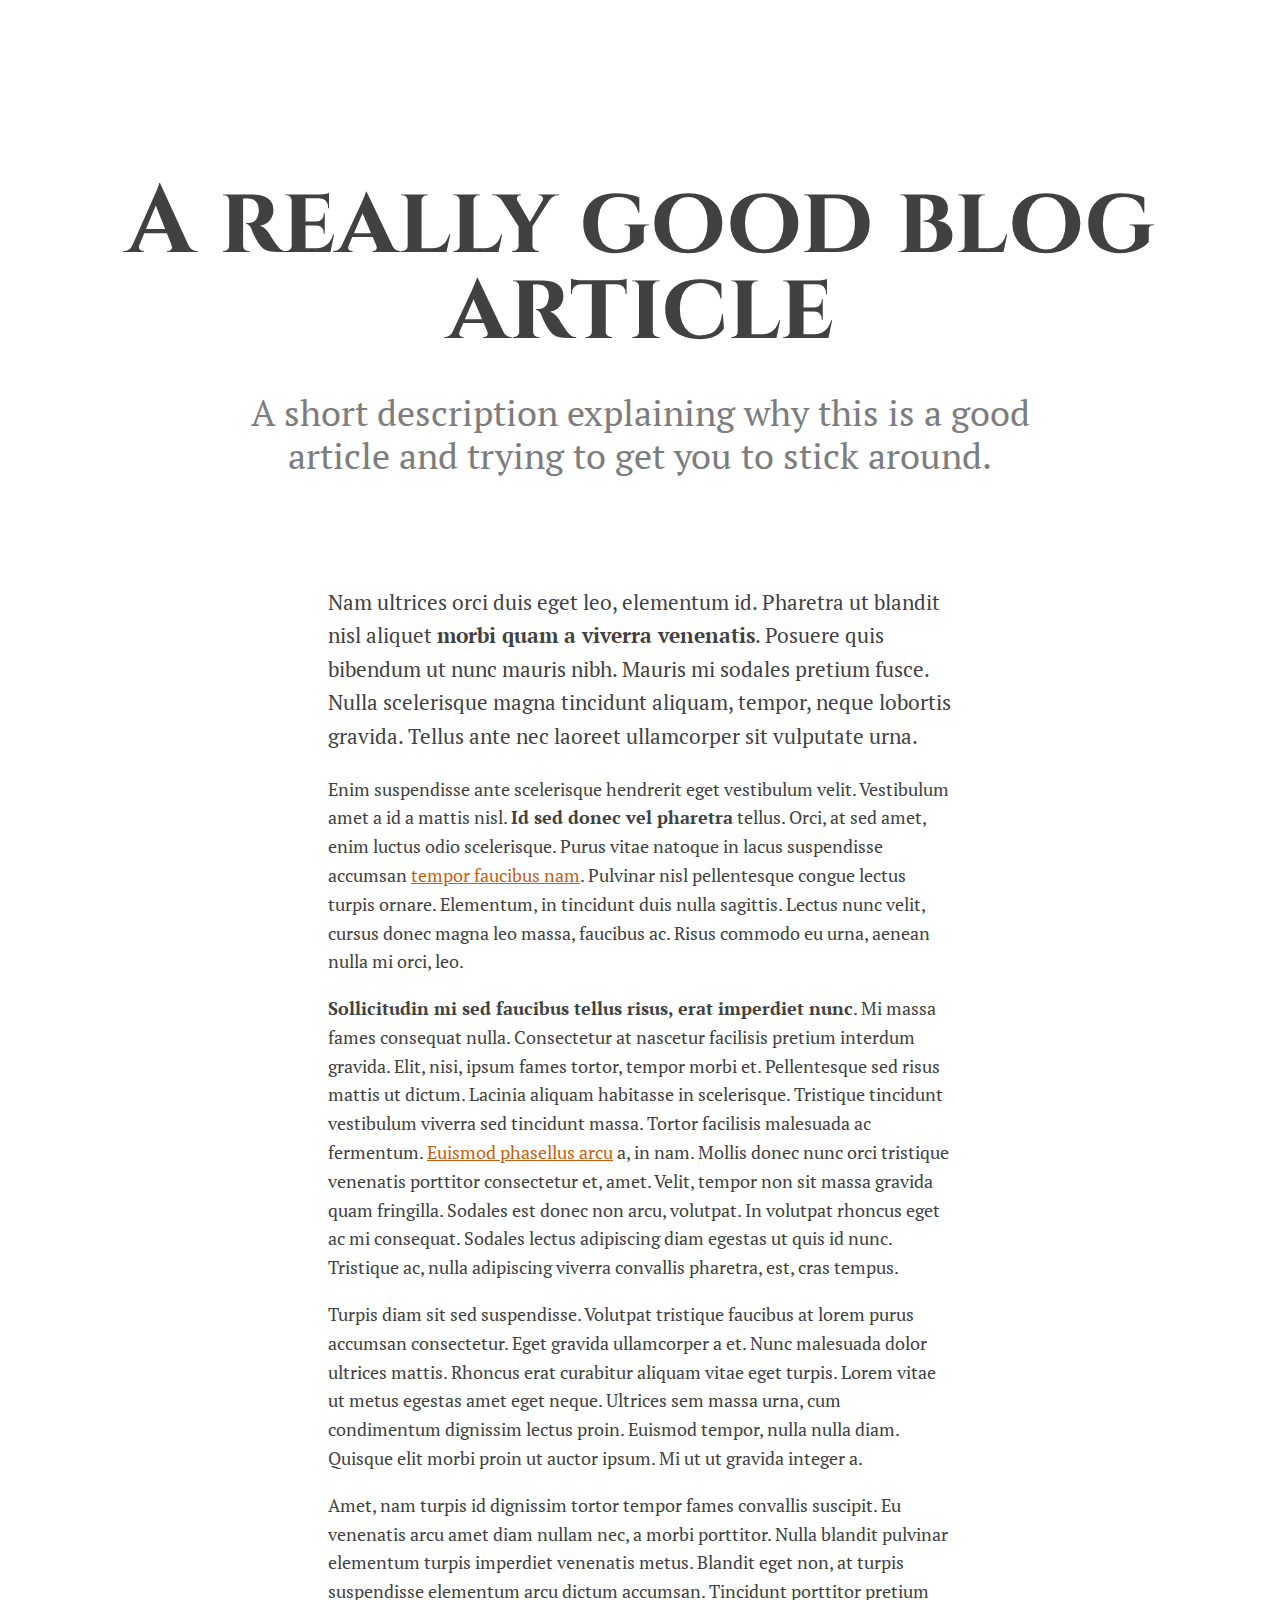
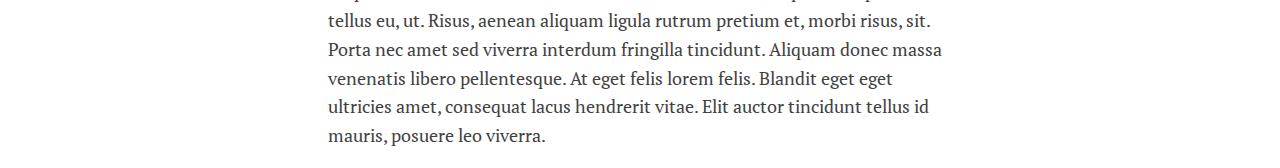
<file: 01-blog-post/01 - start here/index.html>
<!DOCTYPE html>
<html lang="en">

<head>
  <meta charset="UTF-8">
  <meta name="viewport" content="width=device-width, initial-scale=1.0">
  <title>A great blog</title>
  <link href="https://fonts.googleapis.com/css2?family=Cinzel:wght@900&family=PT+Serif:wght@400;700&display=swap"
    rel="stylesheet">
  <link rel="stylesheet" href="styles.css">
</head>

<body>
  <article>
    <header>
      <h1>A really good blog article</h1>
      <p class="p-subtitle">A short description explaining why this is a good article and trying to get you to stick
        around.
      </p>
    </header>
    <div class="container">
      <p class="p-lead">Nam ultrices orci duis eget leo, elementum id. Pharetra ut blandit nisl aliquet <strong>morbi quam
          a viverra
          venenatis</strong>. Posuere quis bibendum ut nunc mauris nibh. Mauris mi sodales pretium fusce. Nulla
        scelerisque magna tincidunt aliquam, tempor, neque lobortis gravida. Tellus ante nec laoreet ullamcorper sit
        vulputate urna.</p>
      <p>Enim suspendisse ante scelerisque hendrerit eget vestibulum velit. Vestibulum amet a id a mattis nisl.
        <strong>Id
          sed donec vel pharetra</strong> tellus. Orci, at sed amet, enim luctus odio scelerisque. Purus vitae natoque
        in
        lacus suspendisse accumsan <a href="#">tempor faucibus nam</a>. Pulvinar nisl pellentesque congue lectus turpis
        ornare. Elementum,
        in tincidunt duis nulla sagittis. Lectus nunc velit, cursus donec magna leo massa, faucibus ac. Risus commodo eu
        urna, aenean nulla mi orci, leo.</p>
      <p><strong>Sollicitudin mi sed faucibus tellus risus, erat imperdiet nunc</strong>. Mi massa fames consequat
        nulla.
        Consectetur at
        nascetur facilisis pretium interdum gravida. Elit, nisi, ipsum fames tortor, tempor morbi et. Pellentesque sed
        risus mattis ut dictum. Lacinia aliquam habitasse in scelerisque. Tristique tincidunt vestibulum viverra sed
        tincidunt massa. Tortor facilisis malesuada ac fermentum. <a href="#">Euismod phasellus arcu</a> a, in nam.
        Mollis
        donec nunc orci
        tristique venenatis porttitor consectetur et, amet. Velit, tempor non sit massa gravida quam fringilla. Sodales
        est donec non arcu, volutpat. In volutpat rhoncus eget ac mi consequat. Sodales lectus adipiscing diam egestas
        ut
        quis id nunc. Tristique ac, nulla adipiscing viverra convallis pharetra, est, cras tempus.</p>
      <p>Turpis diam sit sed suspendisse. Volutpat tristique faucibus at lorem purus accumsan consectetur. Eget gravida
        ullamcorper a et. Nunc malesuada dolor ultrices mattis. Rhoncus erat curabitur aliquam vitae eget turpis. Lorem
        vitae ut metus egestas amet eget neque. Ultrices sem massa urna, cum condimentum dignissim lectus proin. Euismod
        tempor, nulla nulla diam. Quisque elit morbi proin ut auctor ipsum. Mi ut ut gravida integer a.</p>
      <p>Amet, nam turpis id dignissim tortor tempor fames convallis suscipit. Eu venenatis arcu amet diam nullam nec, a
        morbi porttitor. Nulla blandit pulvinar elementum turpis imperdiet venenatis metus. Blandit eget non, at turpis
        suspendisse elementum arcu dictum accumsan. Tincidunt porttitor pretium tellus eu, ut. Risus, aenean aliquam
        ligula rutrum pretium et, morbi risus, sit. Porta nec amet sed viverra interdum fringilla tincidunt. Aliquam
        donec
        massa venenatis libero pellentesque. At eget felis lorem felis. Blandit eget eget ultricies amet, consequat
        lacus
        hendrerit vitae. Elit auctor tincidunt tellus id mauris, posuere leo viverra.</p>
  </article>
  </div>
</body>

</html>
</file>
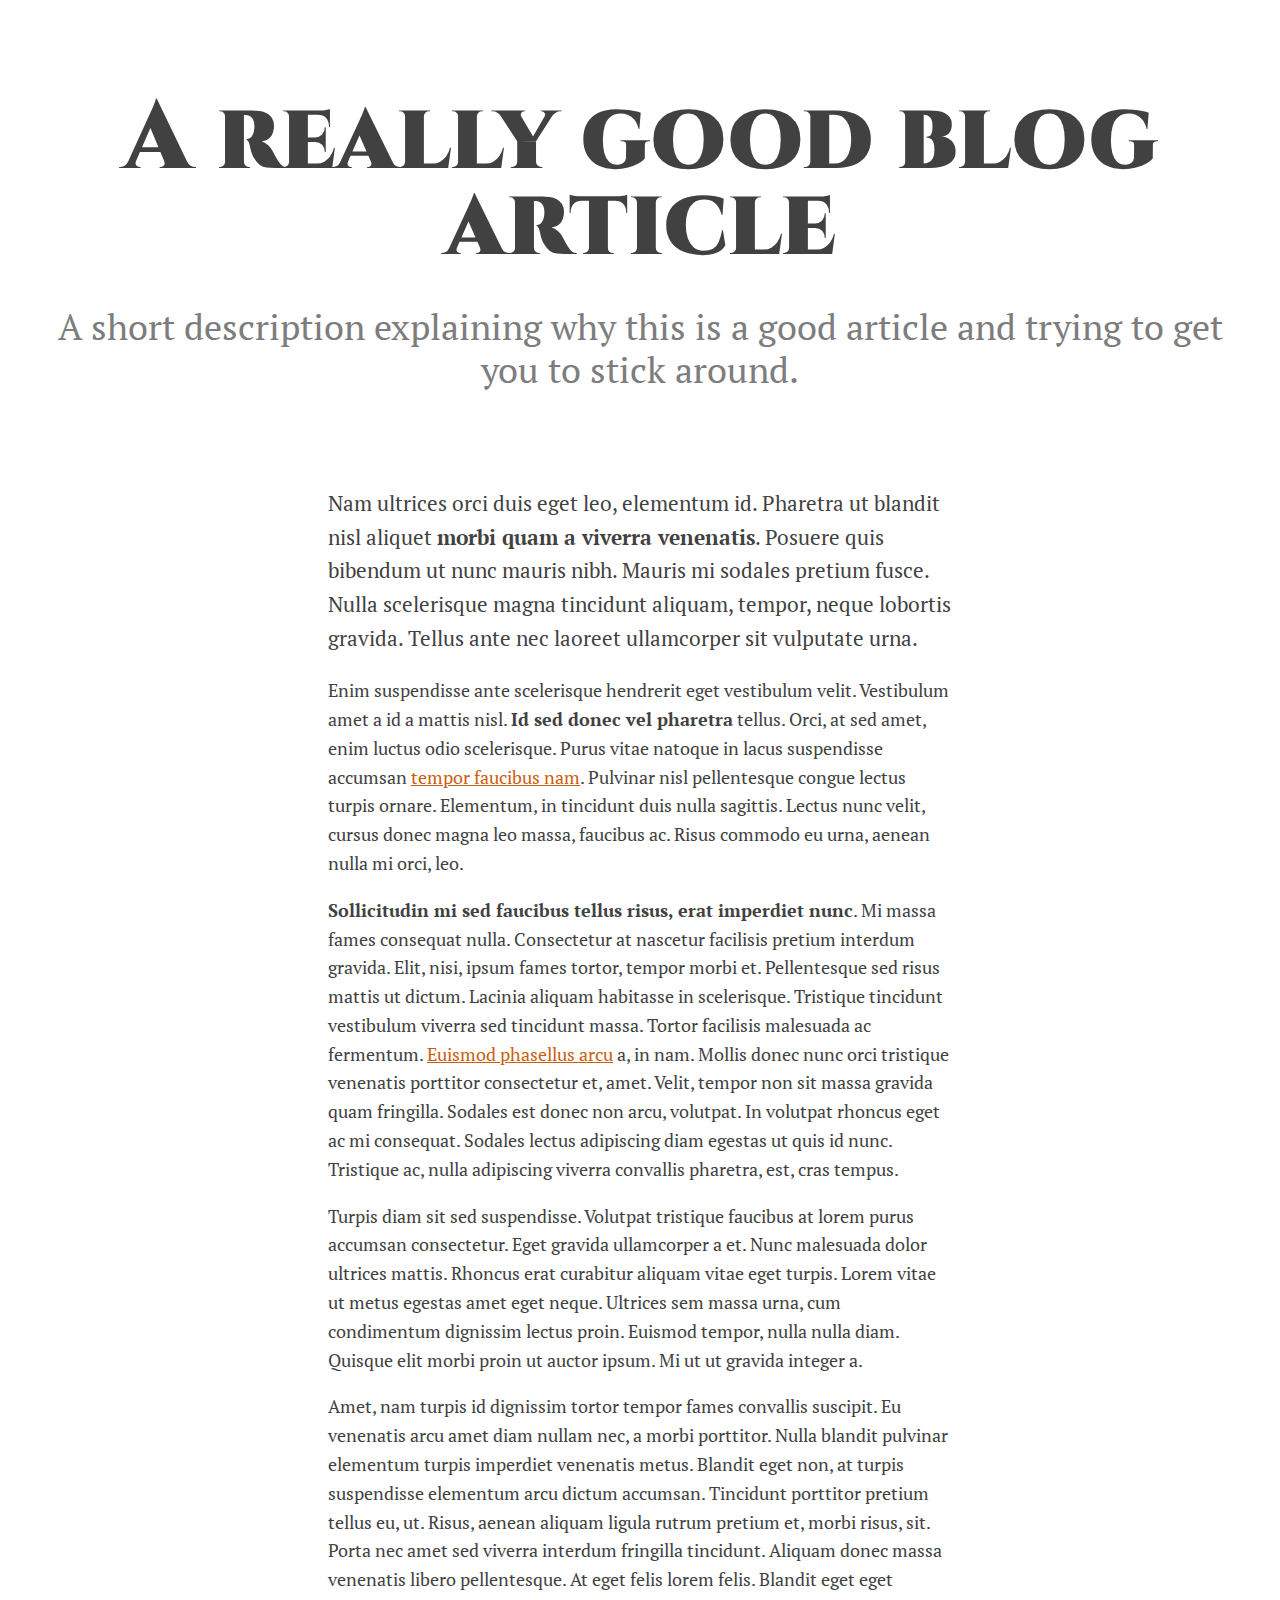
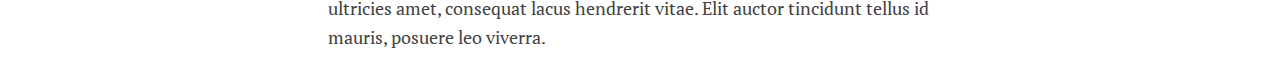
<file: 01-blog-post/02 - finished/index.html>
<!DOCTYPE html>
<html lang="en">

<head>
  <meta charset="UTF-8">
  <meta name="viewport" content="width=device-width, initial-scale=1.0">
  <title>A great blog</title>
  <link href="https://fonts.googleapis.com/css2?family=Cinzel:wght@900&family=PT+Serif:wght@400;700&display=swap"
    rel="stylesheet">
  <link rel="stylesheet" href="styles.css">
</head>

<body>
  <article>
    <header>
      <h1>A really good blog article</h1>
      <p class="subtitle">A short description explaining why this is a good article and trying to get you to stick
        around.
      </p>
    </header>
    <div class="container">
      <p class="lead">Nam ultrices orci duis eget leo, elementum id. Pharetra ut blandit nisl aliquet <strong>morbi quam
          a viverra
          venenatis</strong>. Posuere quis bibendum ut nunc mauris nibh. Mauris mi sodales pretium fusce. Nulla
        scelerisque magna tincidunt aliquam, tempor, neque lobortis gravida. Tellus ante nec laoreet ullamcorper sit
        vulputate urna.</p>
      <p>Enim suspendisse ante scelerisque hendrerit eget vestibulum velit. Vestibulum amet a id a mattis nisl.
        <strong>Id
          sed donec vel pharetra</strong> tellus. Orci, at sed amet, enim luctus odio scelerisque. Purus vitae natoque
        in
        lacus suspendisse accumsan <a href="#">tempor faucibus nam</a>. Pulvinar nisl pellentesque congue lectus turpis
        ornare. Elementum,
        in tincidunt duis nulla sagittis. Lectus nunc velit, cursus donec magna leo massa, faucibus ac. Risus commodo eu
        urna, aenean nulla mi orci, leo.</p>
      <p><strong>Sollicitudin mi sed faucibus tellus risus, erat imperdiet nunc</strong>. Mi massa fames consequat
        nulla.
        Consectetur at
        nascetur facilisis pretium interdum gravida. Elit, nisi, ipsum fames tortor, tempor morbi et. Pellentesque sed
        risus mattis ut dictum. Lacinia aliquam habitasse in scelerisque. Tristique tincidunt vestibulum viverra sed
        tincidunt massa. Tortor facilisis malesuada ac fermentum. <a href="#">Euismod phasellus arcu</a> a, in nam.
        Mollis
        donec nunc orci
        tristique venenatis porttitor consectetur et, amet. Velit, tempor non sit massa gravida quam fringilla. Sodales
        est donec non arcu, volutpat. In volutpat rhoncus eget ac mi consequat. Sodales lectus adipiscing diam egestas
        ut
        quis id nunc. Tristique ac, nulla adipiscing viverra convallis pharetra, est, cras tempus.</p>
      <p>Turpis diam sit sed suspendisse. Volutpat tristique faucibus at lorem purus accumsan consectetur. Eget gravida
        ullamcorper a et. Nunc malesuada dolor ultrices mattis. Rhoncus erat curabitur aliquam vitae eget turpis. Lorem
        vitae ut metus egestas amet eget neque. Ultrices sem massa urna, cum condimentum dignissim lectus proin. Euismod
        tempor, nulla nulla diam. Quisque elit morbi proin ut auctor ipsum. Mi ut ut gravida integer a.</p>
      <p>Amet, nam turpis id dignissim tortor tempor fames convallis suscipit. Eu venenatis arcu amet diam nullam nec, a
        morbi porttitor. Nulla blandit pulvinar elementum turpis imperdiet venenatis metus. Blandit eget non, at turpis
        suspendisse elementum arcu dictum accumsan. Tincidunt porttitor pretium tellus eu, ut. Risus, aenean aliquam
        ligula rutrum pretium et, morbi risus, sit. Porta nec amet sed viverra interdum fringilla tincidunt. Aliquam
        donec
        massa venenatis libero pellentesque. At eget felis lorem felis. Blandit eget eget ultricies amet, consequat
        lacus
        hendrerit vitae. Elit auctor tincidunt tellus id mauris, posuere leo viverra.</p>
  </article>
  </div>
</body>

</html>
</file>
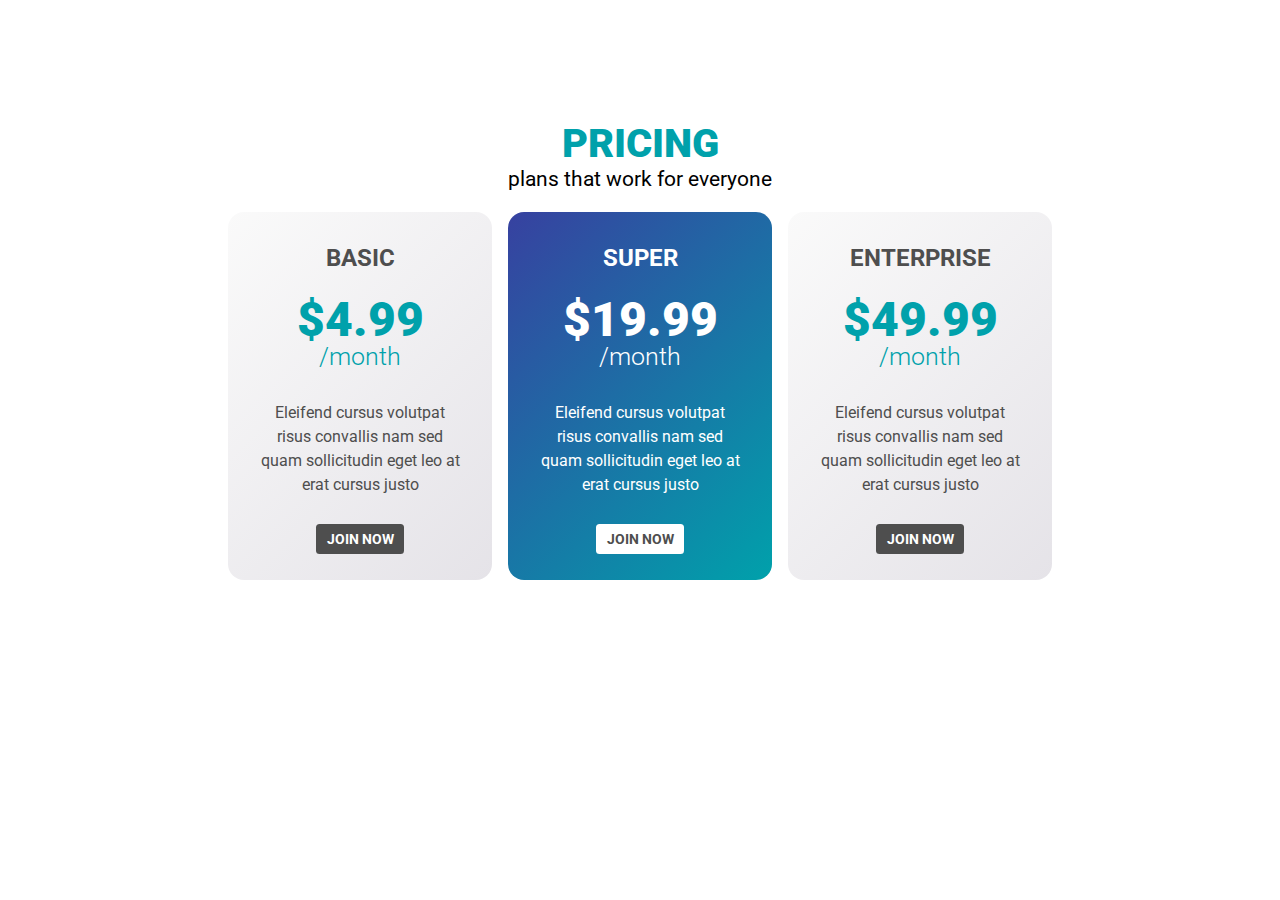
<file: 02-pricing-cards-v1/code/index.html>
<!DOCTYPE html>
<html lang="en">

<head>
  <meta charset="UTF-8">
  <meta name="viewport" content="width=device-width, initial-scale=1.0">
  <title>Pricing</title>
  <link href="https://fonts.googleapis.com/css2?family=Roboto:wght@300;700;900&display=swap" rel="stylesheet">
  <link rel="stylesheet" href="styles.css">
</head>

<body>
  <h1 class="text-accent">pricing</h1>
  <p class="p-subhead">plans that work for everyone</p>

  <div class="plans">
    <div class="plan">
      <h2 class="h2-plan">basic</h2>
      <p class="p-plan-price text-accent">$4.99<span>/month</span></p>
      <p class="p-plan-description">Eleifend cursus volutpat risus convallis nam sed quam sollicitudin eget leo at erat cursus justo</p>
      <a href="#" class="a-btn a-btn--plan">Join Now</a>
    </div>

    <div class="plan plan--prom">
      <h2 class="h2-plan">super</h2>
      <p class="p-plan-price">$19.99<span>/month</span></p>
      <p class="p-plan-description">Eleifend cursus volutpat risus convallis nam sed quam sollicitudin eget leo at erat cursus justo</p>
      <a href="#" class="a-btn a-btn--plan-prom">Join Now</a>
    </div>

    <div class="plan">
      <h2 class="h2-plan">Enterprise</h2>
      <p class="p-plan-price text-accent">$49.99<span>/month</span></p>
      <p class="p-plan-description">Eleifend cursus volutpat risus convallis nam sed quam sollicitudin eget leo at erat cursus justo</p>
      <a href="#" class="a-btn a-btn--plan">Join Now</a>
    </div>
  </div>
</body>

</html>
</file>
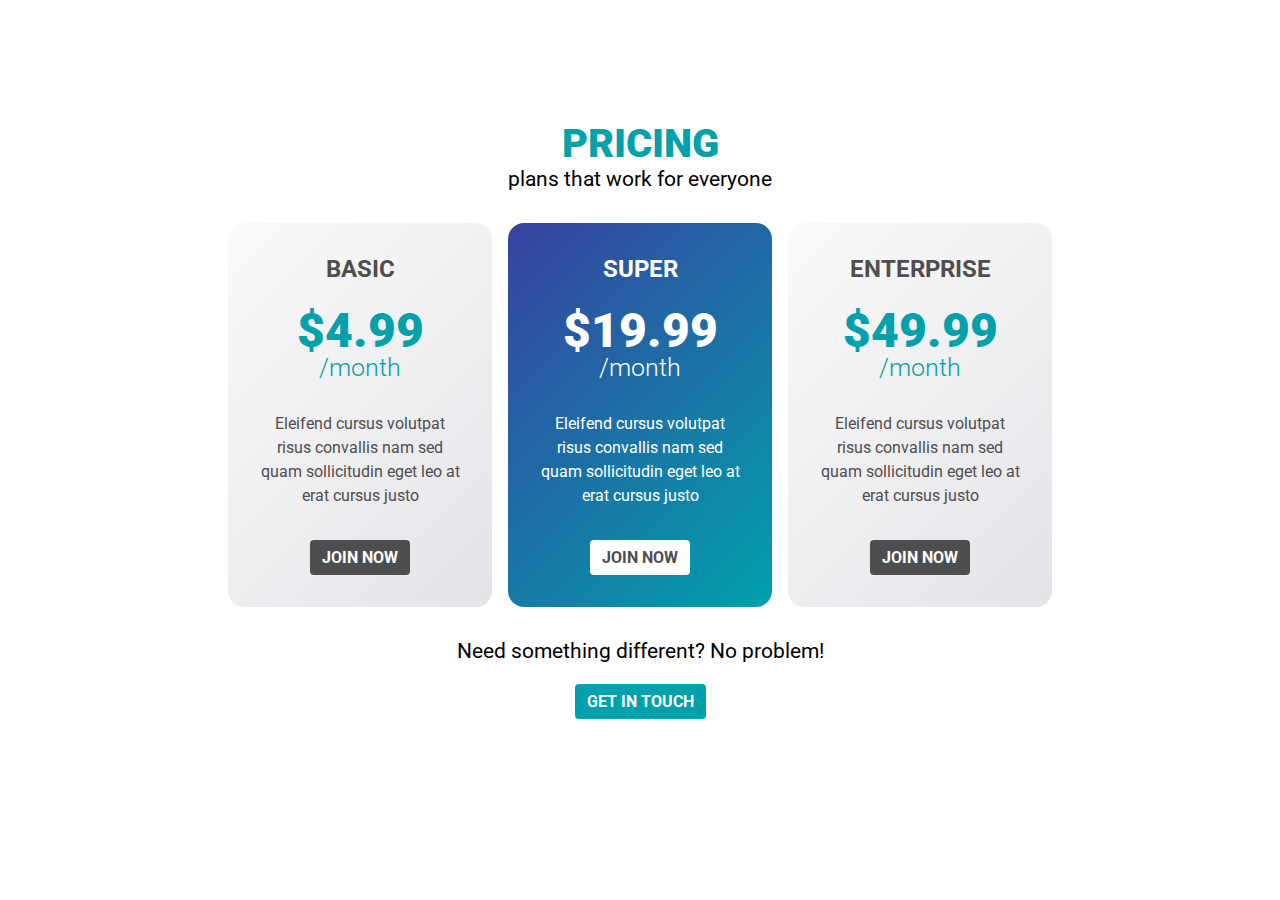
<file: 02-pricing-cards-v2/01 - start here/index.html>
<!DOCTYPE html>
<html lang="en">

<head>
  <meta charset="UTF-8">
  <meta name="viewport" content="width=device-width, initial-scale=1.0">
  <title>Pricing</title>
  <link href="https://fonts.googleapis.com/css2?family=Roboto:wght@300;700;900&display=swap" rel="stylesheet">
  <link rel="stylesheet" href="styles.css">
</head>

<body>
  <h1 class="text-accent">pricing</h1>
  <p class="fs-500">plans that work for everyone</p>

  <div class="plans">
    <div class="plan plan--light">
      <h2 class="plan__title">basic</h2>
      <p class="plan__price">$4.99<span>/month</span></p>
      <p class="plan__description">Eleifend cursus volutpat risus convallis nam sed quam sollicitudin eget leo at erat
        cursus justo</p>
      <a href="#" class="button">Join Now</a>
    </div>

    <div class="plan plan--accent">
      <h2 class="plan__title">super</h2>
      <p class="plan__price">$19.99<span>/month</span></p>
      <p class="plan__description">Eleifend cursus volutpat risus convallis nam sed quam sollicitudin eget leo at erat
        cursus justo</p>
      <a href="#" class="button">Join Now</a>
    </div>
    <div class="plan plan--light">
      <h2 class="plan__title">Enterprise</h2>
      <p class="plan__price">$49.99<span>/month</span></p>
      <p class="plan__description">Eleifend cursus volutpat risus convallis nam sed quam sollicitudin eget leo at erat
        cursus justo</p>
      <a href="#" class="button">Join Now</a>
    </div>
  </div>

  <p class="fs-500">Need something different? No problem!</p>
  <a href="#" class="button">Get in touch</a>
</body>

</html>
</file>
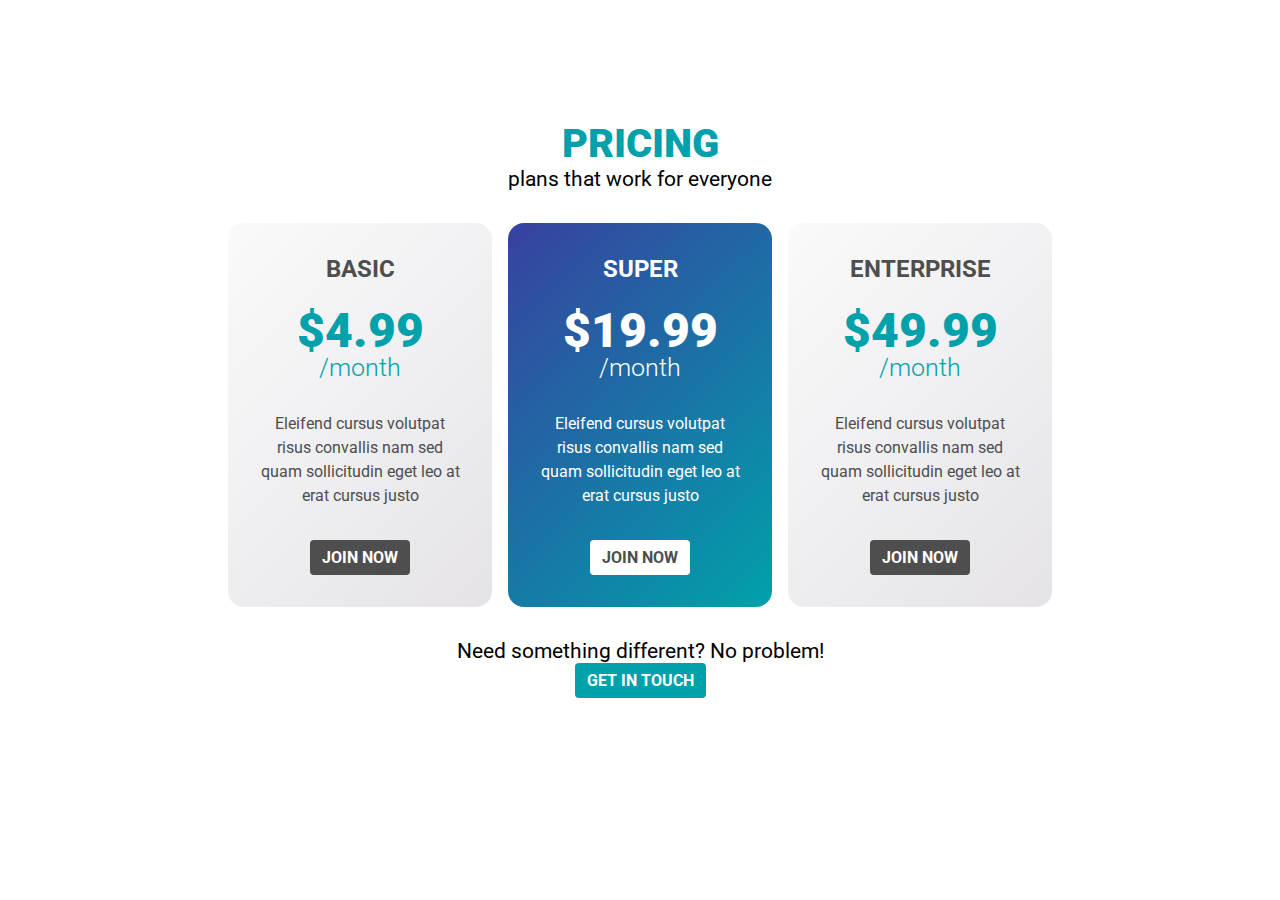
<file: 02-pricing-cards-v2/02 - finished/index.html>
<!DOCTYPE html>
<html lang="en">

<head>
  <meta charset="UTF-8">
  <meta name="viewport" content="width=device-width, initial-scale=1.0">
  <title>Pricing</title>
  <link href="https://fonts.googleapis.com/css2?family=Roboto:wght@300;700;900&display=swap" rel="stylesheet">
  <link rel="stylesheet" href="styles.css">
</head>

<body>
  <h1 class="text-accent">pricing</h1>
  <p class="fs-500">plans that work for everyone</p>

  <div class="plans">
    <div class="plan plan--light">
      <h2 class="plan__title">basic</h2>
      <p class="plan__price">
        $4.99<span>/month</span>
      </p>
      <p class="plan__description">Eleifend cursus volutpat risus convallis nam sed quam sollicitudin eget leo at erat
        cursus justo</p>
      <a href="#" class="button">Join Now</a>
    </div>

    <div class="plan plan--accent">
      <h2 class="plan__title">super</h2>
      <p class="plan__price">
        $19.99<span>/month</span>
      </p>
      <p class="plan__description">Eleifend cursus volutpat risus convallis nam sed quam sollicitudin eget leo at erat
        cursus justo</p>
      <a href="#" class="button">Join Now</a>
    </div>
    <div class="plan plan--light">
      <h2 class="plan__title">Enterprise</h2>
      <p class="plan__price">
        $49.99<span>/month</span>
      </p>
      <p class="plan__description">Eleifend cursus volutpat risus convallis nam sed quam sollicitudin eget leo at erat
        cursus justo</p>
      <a href="#" class="button">Join Now</a>
    </div>
  </div>

  <p class="fs-500">Need something different? No problem!</p>
  <a href="#" class="button">Get in touch</a>
</body>

</html>
</file>
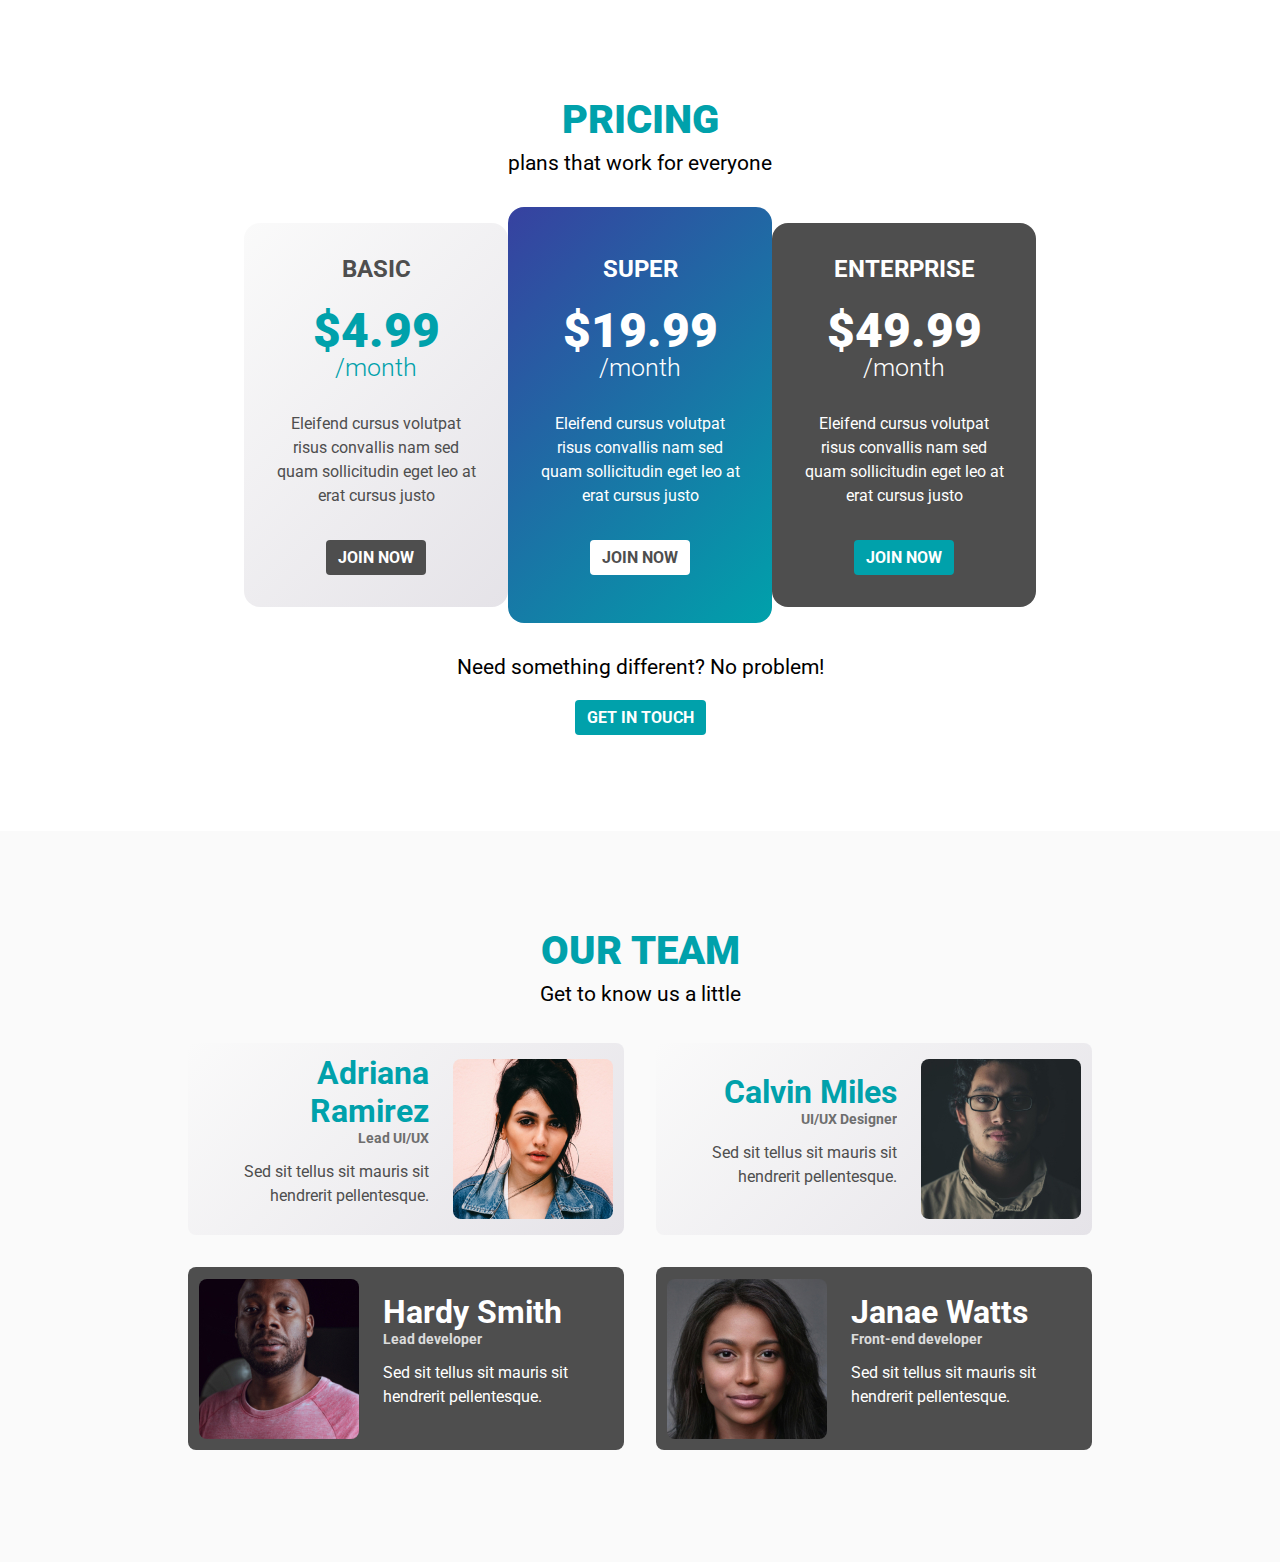
<file: 02-pricing-cards-v3/01 - Start here/index.html>
<!DOCTYPE html>
<html lang="en">

<head>
  <meta charset="UTF-8">
  <meta name="viewport" content="width=device-width, initial-scale=1.0">
  <title>Pricing</title>
  <link href="https://fonts.googleapis.com/css2?family=Roboto:wght@300;700;900&display=swap" rel="stylesheet">
  <link rel="stylesheet" href="styles.css">
</head>

<body>
  <section class="pricing">
    <h2 class="h2-section">pricing</h2>
    <p class="p-fs-500">plans that work for everyone</p>

    <div class="plans">
      <div class="plan bg--light">
        <h2 class="h2-plan">basic</h2>
        <p class="p-plan-price">$4.99<span>/month</span></p>
        <p class="p-plan-description">Eleifend cursus volutpat risus convallis nam sed quam sollicitudin eget leo at erat cursus justo</p>
        <a href="#" class="a-btn">Join Now</a>
      </div>

      <div class="plan plan--accent">
        <h2 class="h2-plan">super</h2>
        <p class="p-plan-price">$19.99<span>/month</span></p>
        <p class="p-plan-description">Eleifend cursus volutpat risus convallis nam sed quam sollicitudin eget leo at erat cursus justo</p>
        <a href="#" class="a-btn">Join Now</a>
      </div>

      <div class="plan bg--dark">
        <h2 class="h2-plan">Enterprise</h2>
        <p class="p-plan-price">$49.99<span>/month</span></p>
        <p class="p-plan-description">Eleifend cursus volutpat risus convallis nam sed quam sollicitudin eget leo at erat cursus justo</p>
        <a href="#" class="a-btn">Join Now</a>
      </div>
    </div>

    <p class="p-fs-500">Need something different? No problem!</p>
    <a href="#" class="a-btn">Get in touch</a>
  </section>

  <section class="team">
    <div class="container">
      <h2 class="h2-section">Our team</h2>
      <p class="p-fs-500">Get to know us a little</p>

      <div class="team-members">
        <div class="team-member team-member--mirrored bg--light">
          <img src="img/team-01.jpg" alt="">
          <div class="info">
            <h3 class="h3-name">Adriana Ramirez</h3>
            <p class="p-position">Lead UI/UX</p>
            <p class="p-bio-brief">Sed sit tellus sit mauris sit hendrerit pellentesque.</p>
          </div>
        </div>

        <div class="team-member team-member--mirrored bg--light">
          <img src="img/team-02.jpg" alt="">
          <div class="info">
            <h3 class="h3-name">Calvin Miles</h3>
            <p class="p-position">UI/UX Designer</p>
            <p class="p-bio-brief">Sed sit tellus sit mauris sit hendrerit pellentesque.</p>
          </div>
        </div>

        <div class="team-member bg--dark">
          <img src="img/team-03.jpg" alt="">
          <div class="info">
            <h3 class="h3-name">Hardy Smith</h3>
            <p class="p-position">Lead developer</p>
            <p class="p-bio-brief">Sed sit tellus sit mauris sit hendrerit pellentesque.</p>
          </div>
        </div>

        <div class="team-member bg--dark">
          <img src="img/team-04.jpg" alt="">
          <div class="info">
            <h3 class="h3-name">Janae Watts</h3>
            <p class="p-position">Front-end developer</p>
            <p class="p-bio-brief">Sed sit tellus sit mauris sit hendrerit pellentesque.</p>
          </div>
        </div>
      </div>
    </div>
  </section>

</body>

</html>
</file>
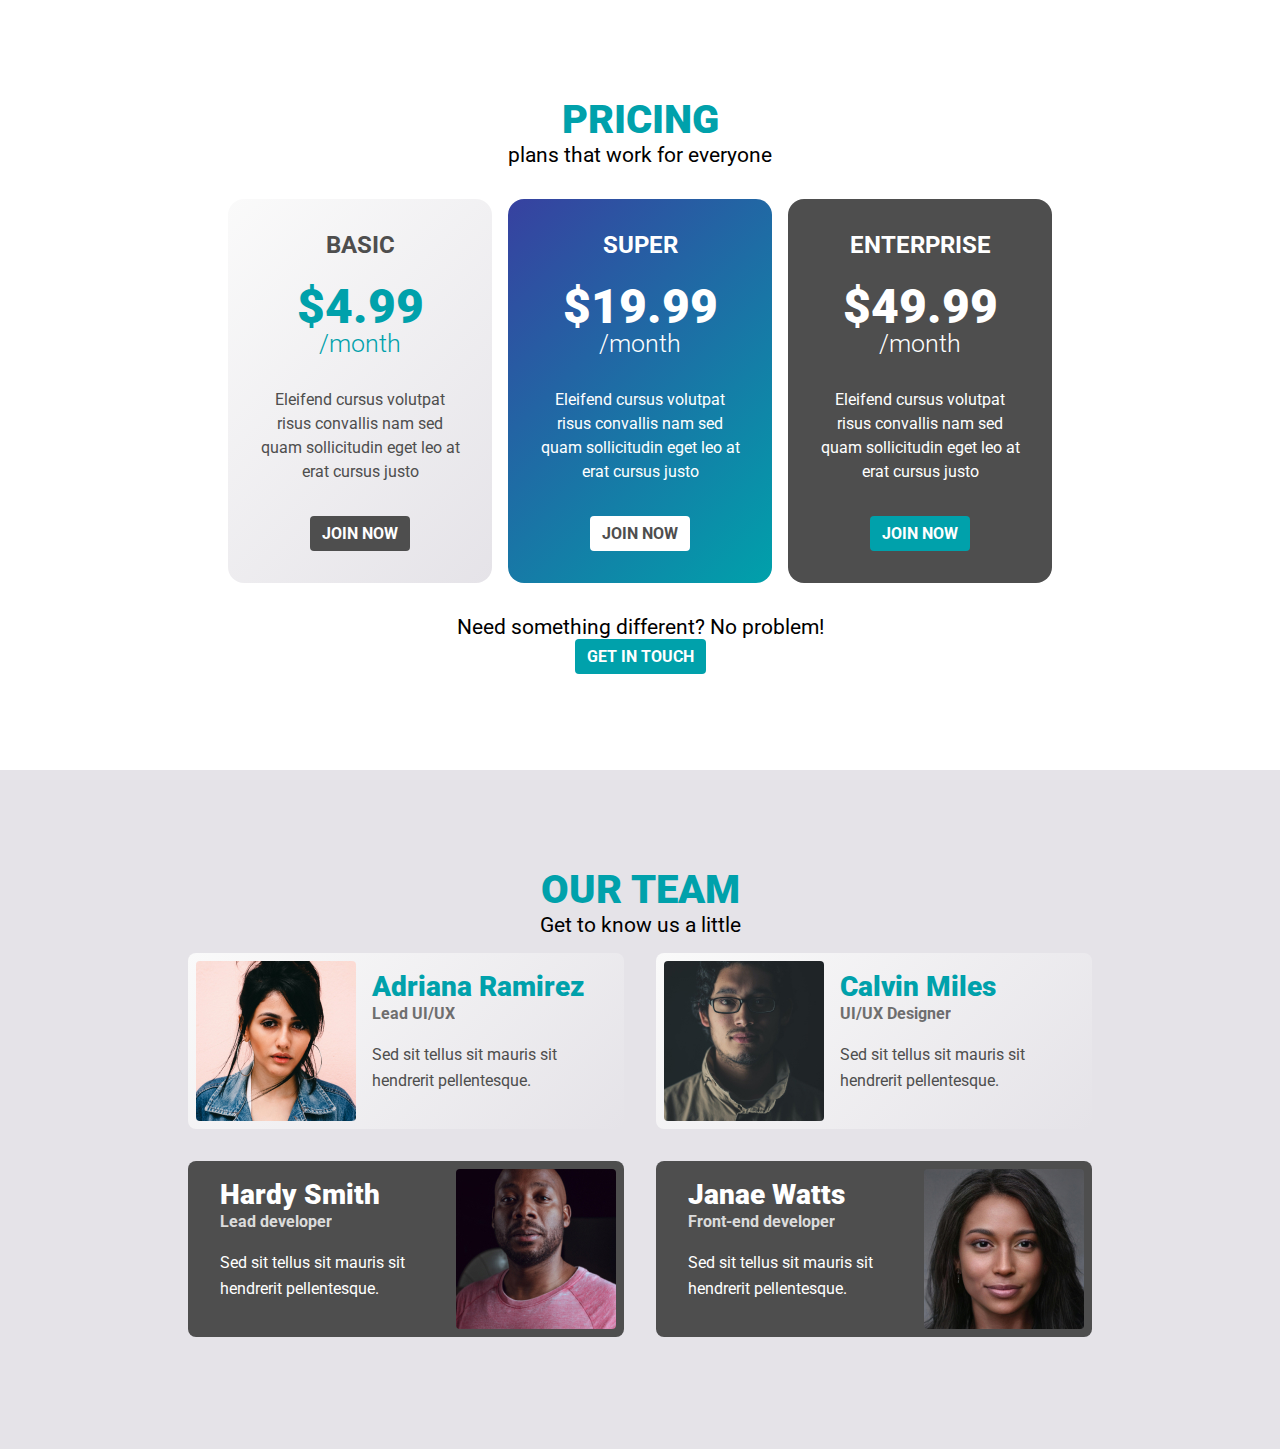
<file: 02-pricing-cards-v3/02 - finished/index.html>
<!DOCTYPE html>
<html lang="en">

<head>
  <meta charset="UTF-8">
  <meta name="viewport" content="width=device-width, initial-scale=1.0">
  <title>Pricing</title>
  <link href="https://fonts.googleapis.com/css2?family=Roboto:wght@300;700;900&display=swap" rel="stylesheet">
  <link rel="stylesheet" href="styles.css">
</head>

<body>
  <section class="pricing">
    <h2 class="section-title">pricing</h2>
    <p class="fs-500">plans that work for everyone</p>

    <div class="plans">
      <div class="plan bg-light">
        <h2 class="plan__title">basic</h2>
        <p class="plan__price">
          $4.99<span>/month</span>
        </p>
        <p class="plan__description">Eleifend cursus volutpat risus convallis nam sed quam sollicitudin eget leo at erat
          cursus justo</p>
        <a href="#" class="button">Join Now</a>
      </div>

      <div class="plan bg-accent">
        <h2 class="plan__title">super</h2>
        <p class="plan__price">
          $19.99<span>/month</span>
        </p>
        <p class="plan__description">Eleifend cursus volutpat risus convallis nam sed quam sollicitudin eget leo at erat
          cursus justo</p>
        <a href="#" class="button">Join Now</a>
      </div>
      <div class="plan bg-dark">
        <h2 class="plan__title">Enterprise</h2>
        <p class="plan__price">
          $49.99<span>/month</span>
        </p>
        <p class="plan__description">Eleifend cursus volutpat risus convallis nam sed quam sollicitudin eget leo at erat
          cursus justo</p>
        <a href="#" class="button">Join Now</a>
      </div>
    </div>

    <p class="fs-500">Need something different? No problem!</p>
    <a href="#" class="button">Get in touch</a>
  </section>
  <section class="team">
    <div class="container">
      <h2 class="section-title">Our team</h2>
      <p class="fs-500">Get to know us a little</p>

      <div class="team-members">

        <div class="team-member bg-light">
          <img src="img/team-01.jpg" alt="">
          <div class="info">
            <h3 class="name">Adriana Ramirez</h3>
            <p class="position">Lead UI/UX</p>
            <p>Sed sit tellus sit mauris sit hendrerit pellentesque.</p>
          </div>
        </div>

        <div class="team-member bg-light">
          <img src="img/team-02.jpg" alt="">
          <div class="info">
            <h3 class="name">Calvin Miles</h3>
            <p class="position">UI/UX Designer</p>
            <p>Sed sit tellus sit mauris sit hendrerit pellentesque.</p>
          </div>
        </div>

        <div class="team-member bg-dark team-member--mirrored">
          <img src="img/team-03.jpg" alt="">
          <div class="info">
            <h3 class="name">Hardy Smith</h3>
            <p class="position">Lead developer</p>
            <p>Sed sit tellus sit mauris sit hendrerit pellentesque.</p>
          </div>
        </div>

        <div class="team-member bg-dark team-member--mirrored">
          <img src="img/team-04.jpg" alt="">
          <div class="info">
            <h3 class="name">Janae Watts</h3>
            <p class="position">Front-end developer</p>
            <p>Sed sit tellus sit mauris sit hendrerit pellentesque.</p>
          </div>
        </div>
      </div>
    </div>
  </section>

</body>

</html>
</file>
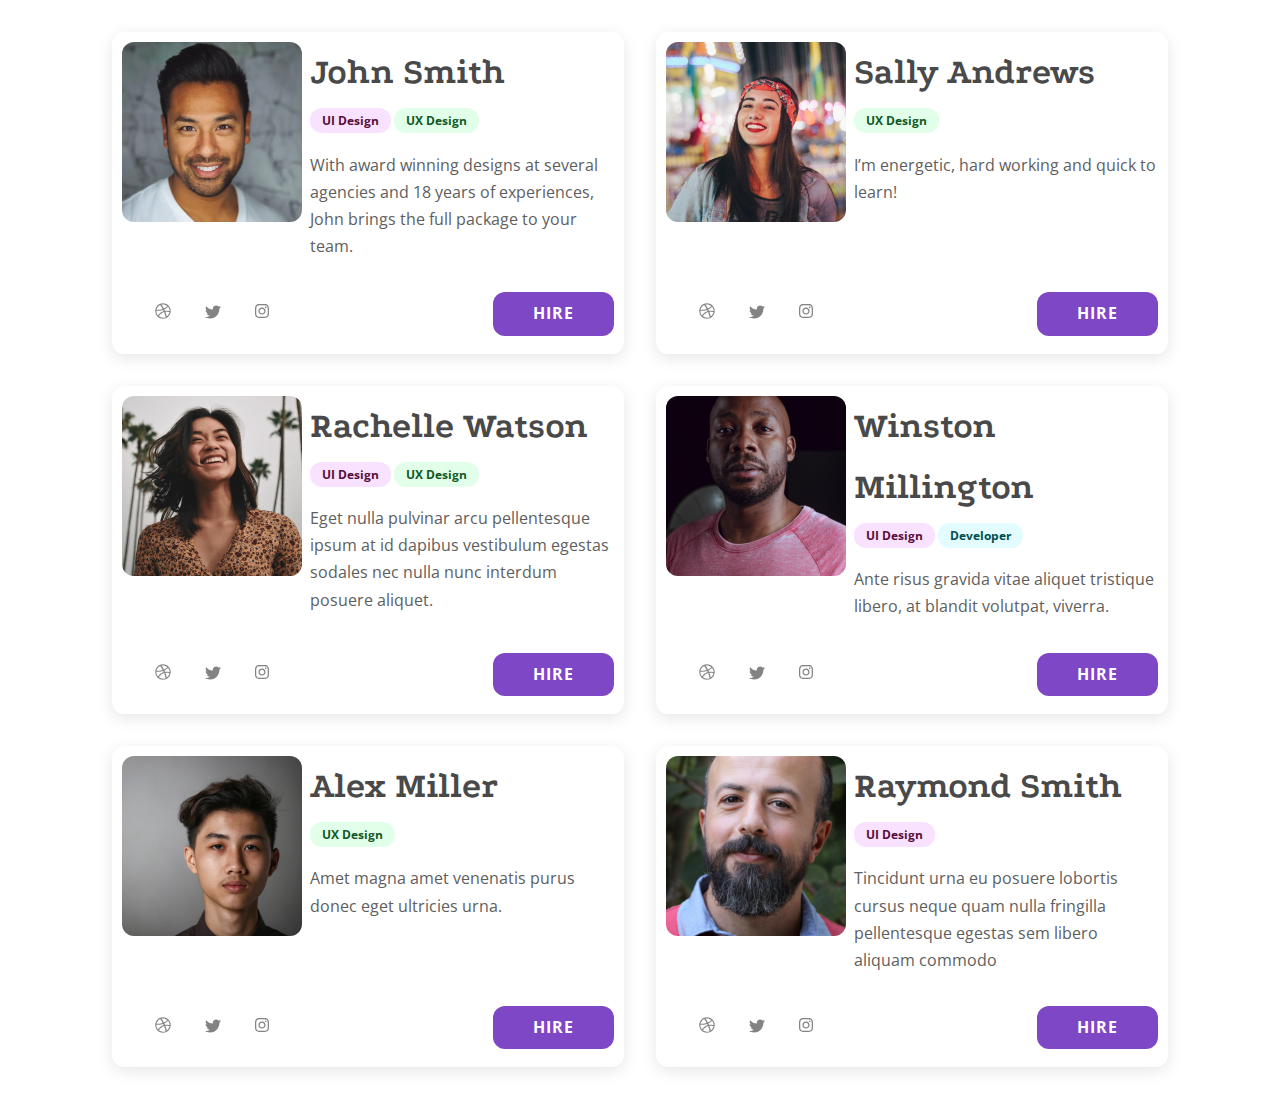
<file: 03-overlooked-wrap-up-project/01 - start here/index.html>
<!DOCTYPE html>
<html lang="en">

<head>
  <meta charset="UTF-8">
  <meta h2-name="viewport" content="width=device-width, initial-scale=1.0">
  <title>Hire us</title>
  <link href="https://fonts.googleapis.com/css2?family=Open+Sans:wght@400;700&family=Podkova:wght@700&display=swap"
    rel="stylesheet">

  <link rel="stylesheet" href="styles.css">

</head>

<body>
  <div class="candidates">
    <div class="candidate">
      <h2 class="h2-name">John Smith</h2>
      <img src="img/john.jpg" alt="">
      <p class="p-roles">
        <span class="sp-tag sp-tag-ui">UI Design</span>
        <span class="sp-tag sp-tag-ux">UX Design</span>
      </p>
      <p class="p-bio">With award winning designs at several agencies and 18 years of experiences, John brings the full package to your team.</p>
      <ul class="ul-social">
        <li><a aria-label="dribbble" href="#"><img src="img/dribbble.svg" alt=""></a></li>
        <li><a aria-label="twitter" href="#"><img src="img/twitter.svg" alt=""></a></li>
        <li><a aria-label="instagram" href="#"><img src="img/instagram.svg" alt=""></a></li>
      </ul>
      <a href="#" class="a-btn">Hire</a>
    </div>

    <div class="candidate">
      <h2 class="h2-name">Sally Andrews</h2>
      <img src="img/sally.jpg" alt="">
      <p class="p-roles"><span class="sp-tag sp-tag-ux">UX Design</span></p>
      <p class="p-bio">I’m energetic, hard working and quick to learn!</p>
      <ul class="ul-social">
        <li><a aria-label="dribbble" href="#"><img src="img/dribbble.svg" alt=""></a></li>
        <li><a aria-label="twitter" href="#"><img src="img/twitter.svg" alt=""></a></li>
        <li><a aria-label="instagram" href="#"><img src="img/instagram.svg" alt=""></a></li>
      </ul>
      <a href="#" class="a-btn">Hire</a>
    </div>

    <div class="candidate">
      <h2 class="h2-name">Rachelle Watson</h2>
      <img src="img/rachelle.jpg" alt="">
      <p class="p-roles">
        <span class="sp-tag sp-tag-ui">UI Design</span>
        <span class="sp-tag sp-tag-ux">UX Design</span>
      </p>
      <p class="p-bio">Eget nulla pulvinar arcu pellentesque ipsum at id dapibus vestibulum egestas sodales nec nulla nunc interdum posuere aliquet.</p>
      <ul class="ul-social">
        <li><a aria-label="dribbble" href="#"><img src="img/dribbble.svg" alt=""></a></li>
        <li><a aria-label="twitter" href="#"><img src="img/twitter.svg" alt=""></a></li>
        <li><a aria-label="instagram" href="#"><img src="img/instagram.svg" alt=""></a></li>
      </ul>
      <a href="#" class="a-btn">Hire</a>
    </div>

    <div class="candidate">
      <h2 class="h2-name">Winston Millington</h2>
      <img src="img/winston.jpg" alt="">
      <p class="p-roles">
        <span class="sp-tag sp-tag-ui">UI Design</span>
        <span class="sp-tag sp-tag-dev">Developer</span>
      </p>
      <p class="p-bio">Ante risus gravida vitae aliquet tristique libero, at blandit volutpat, viverra.</p>
      <ul class="ul-social">
        <li><a aria-label="dribbble" href="#"><img src="img/dribbble.svg" alt=""></a></li>
        <li><a aria-label="twitter" href="#"><img src="img/twitter.svg" alt=""></a></li>
        <li><a aria-label="instagram" href="#"><img src="img/instagram.svg" alt=""></a></li>
      </ul>
      <a href="#" class="a-btn">Hire</a>
    </div>

    <div class="candidate">
      <h2 class="h2-name">Alex Miller</h2>
      <img src="img/alex.jpg" alt="">
      <p class="p-roles"><span class="sp-tag sp-tag-ux">UX Design</span></p>
      <p class="p-bio">Amet magna amet venenatis purus donec eget ultricies urna.</p>
      <ul class="ul-social">
        <li><a aria-label="dribbble" href="#"><img src="img/dribbble.svg" alt=""></a></li>
        <li><a aria-label="twitter" href="#"><img src="img/twitter.svg" alt=""></a></li>
        <li><a aria-label="instagram" href="#"><img src="img/instagram.svg" alt=""></a></li>
      </ul>
      <a href="#" class="a-btn">Hire</a>
    </div>

    <div class="candidate">
      <h2 class="h2-name">Raymond Smith</h2>
      <img src="img/raymond.jpg" alt="">
      <p class="p-roles"><span class="sp-tag sp-tag-ui">UI Design</span></p>
      <p class="p-bio">Tincidunt urna eu posuere lobortis cursus neque quam nulla fringilla pellentesque egestas sem libero aliquam commodo</p>
      <ul class="ul-social">
        <li><a aria-label="dribbble" href="#"><img src="img/dribbble.svg" alt=""></a></li>
        <li><a aria-label="twitter" href="#"><img src="img/twitter.svg" alt=""></a></li>
        <li><a aria-label="instagram" href="#"><img src="img/instagram.svg" alt=""></a></li>
      </ul>
      <a href="#" class="a-btn">Hire</a>
    </div>
  </div>
</body>

</html>
</file>
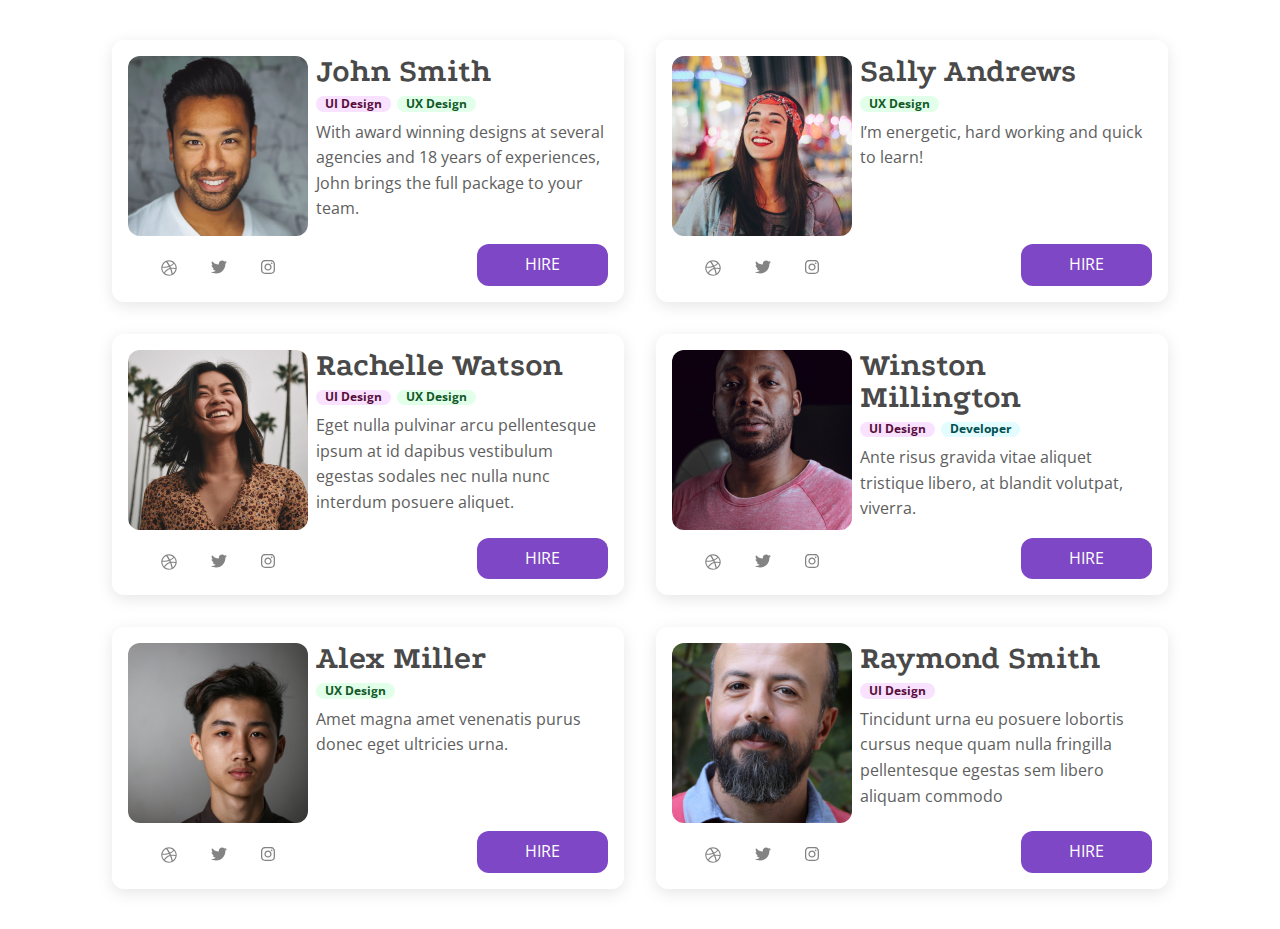
<file: 03-overlooked-wrap-up-project/02 - finished/index.html>
<!DOCTYPE html>
<html lang="en">

<head>
  <meta charset="UTF-8">
  <meta name="viewport" content="width=device-width, initial-scale=1.0">
  <title>Hire us</title>
  <link href="https://fonts.googleapis.com/css2?family=Open+Sans:wght@400;700&family=Podkova:wght@700&display=swap"
    rel="stylesheet">

  <link rel="stylesheet" href="styles.css">

</head>

<body>
  <div class="candidates">
    <!-- Candidate 1 -->
    <div class="candidate">
      <h2 class="name">John Smith</h2>
      <img src="img/john.jpg" alt="">
      <p class="roles"><span class="tag ui">UI Design</span><span class="tag ux">UX Design</span></p>
      <p class="bio">With award winning designs at several agencies and 18 years of experiences, John brings the full
        package to your team.</p>
      <ul class="social">
        <li><a aria-label="dribbble" href="#"><img src="img/dribbble.svg" alt=""></a></li>
        <li><a aria-label="twitter" href="#"><img src="img/twitter.svg" alt=""></a></li>
        <li><a aria-label="instagram" href="#"><img src="img/instagram.svg" alt=""></a></li>
      </ul>
      <a href="#" class="btn">Hire</a>
    </div>

    <!-- Candidate 2 -->
    <div class="candidate">
      <h2 class="name">Sally Andrews</h2>
      <img src="img/sally.jpg" alt="">
      <p class="roles"><span class="tag ux">UX Design</span></p>
      <p class="bio">I’m energetic, hard working and quick to learn!</p>
      <ul class="social">
        <li><a aria-label="dribbble" href="#"><img src="img/dribbble.svg" alt=""></a></li>
        <li><a aria-label="twitter" href="#"><img src="img/twitter.svg" alt=""></a></li>
        <li><a aria-label="instagram" href="#"><img src="img/instagram.svg" alt=""></a></li>
      </ul>
      <a href="#" class="btn">Hire</a>
    </div>

    <!-- Candidate 3 -->
    <div class="candidate">
      <h2 class="name">Rachelle Watson</h2>
      <img src="img/rachelle.jpg" alt="">
      <p class="roles"><span class="tag ui">UI Design</span><span class="tag ux">UX Design</span></p>
      <p class="bio">Eget nulla pulvinar arcu pellentesque ipsum at id dapibus vestibulum egestas sodales nec nulla nunc
        interdum posuere aliquet.</p>
      <ul class="social">
        <li><a aria-label="dribbble" href="#"><img src="img/dribbble.svg" alt=""></a></li>
        <li><a aria-label="twitter" href="#"><img src="img/twitter.svg" alt=""></a></li>
        <li><a aria-label="instagram" href="#"><img src="img/instagram.svg" alt=""></a></li>
      </ul>
      <a href="#" class="btn">Hire</a>
    </div>

    <!-- Candidate 4 -->
    <div class="candidate">
      <h2 class="name">Winston Millington</h2>
      <img src="img/winston.jpg" alt="">
      <p class="roles"><span class="tag ui">UI Design</span><span class="tag dev">Developer</span></p>
      <p class="bio">Ante risus gravida vitae aliquet tristique libero, at blandit volutpat, viverra.</p>
      <ul class="social">
        <li><a aria-label="dribbble" href="#"><img src="img/dribbble.svg" alt=""></a></li>
        <li><a aria-label="twitter" href="#"><img src="img/twitter.svg" alt=""></a></li>
        <li><a aria-label="instagram" href="#"><img src="img/instagram.svg" alt=""></a></li>
      </ul>
      <a href="#" class="btn">Hire</a>
    </div>

    <!-- Candidate 5 -->
    <div class="candidate">
      <h2 class="name">Alex Miller</h2>
      <img src="img/alex.jpg" alt="">
      <p class="roles"><span class="tag ux">UX Design</span></p>
      <p class="bio">Amet magna amet venenatis purus donec eget ultricies urna.</p>
      <ul class="social">
        <li><a aria-label="dribbble" href="#"><img src="img/dribbble.svg" alt=""></a></li>
        <li><a aria-label="twitter" href="#"><img src="img/twitter.svg" alt=""></a></li>
        <li><a aria-label="instagram" href="#"><img src="img/instagram.svg" alt=""></a></li>
      </ul>
      <a href="#" class="btn">Hire</a>
    </div>

    <!-- Candidate 6 -->
    <div class="candidate">
      <h2 class="name">Raymond Smith</h2>
      <img src="img/raymond.jpg" alt="">
      <p class="roles"><span class="tag ui">UI Design</span></p>
      <p class="bio">Tincidunt urna eu posuere lobortis cursus neque quam nulla fringilla pellentesque egestas sem
        libero aliquam commodo</p>
      <ul class="social">
        <li><a aria-label="dribbble" href="#"><img src="img/dribbble.svg" alt=""></a></li>
        <li><a aria-label="twitter" href="#"><img src="img/twitter.svg" alt=""></a></li>
        <li><a aria-label="instagram" href="#"><img src="img/instagram.svg" alt=""></a></li>
      </ul>
      <a href="#" class="btn">Hire</a>
    </div>
  </div>




</body>

</html>
</file>
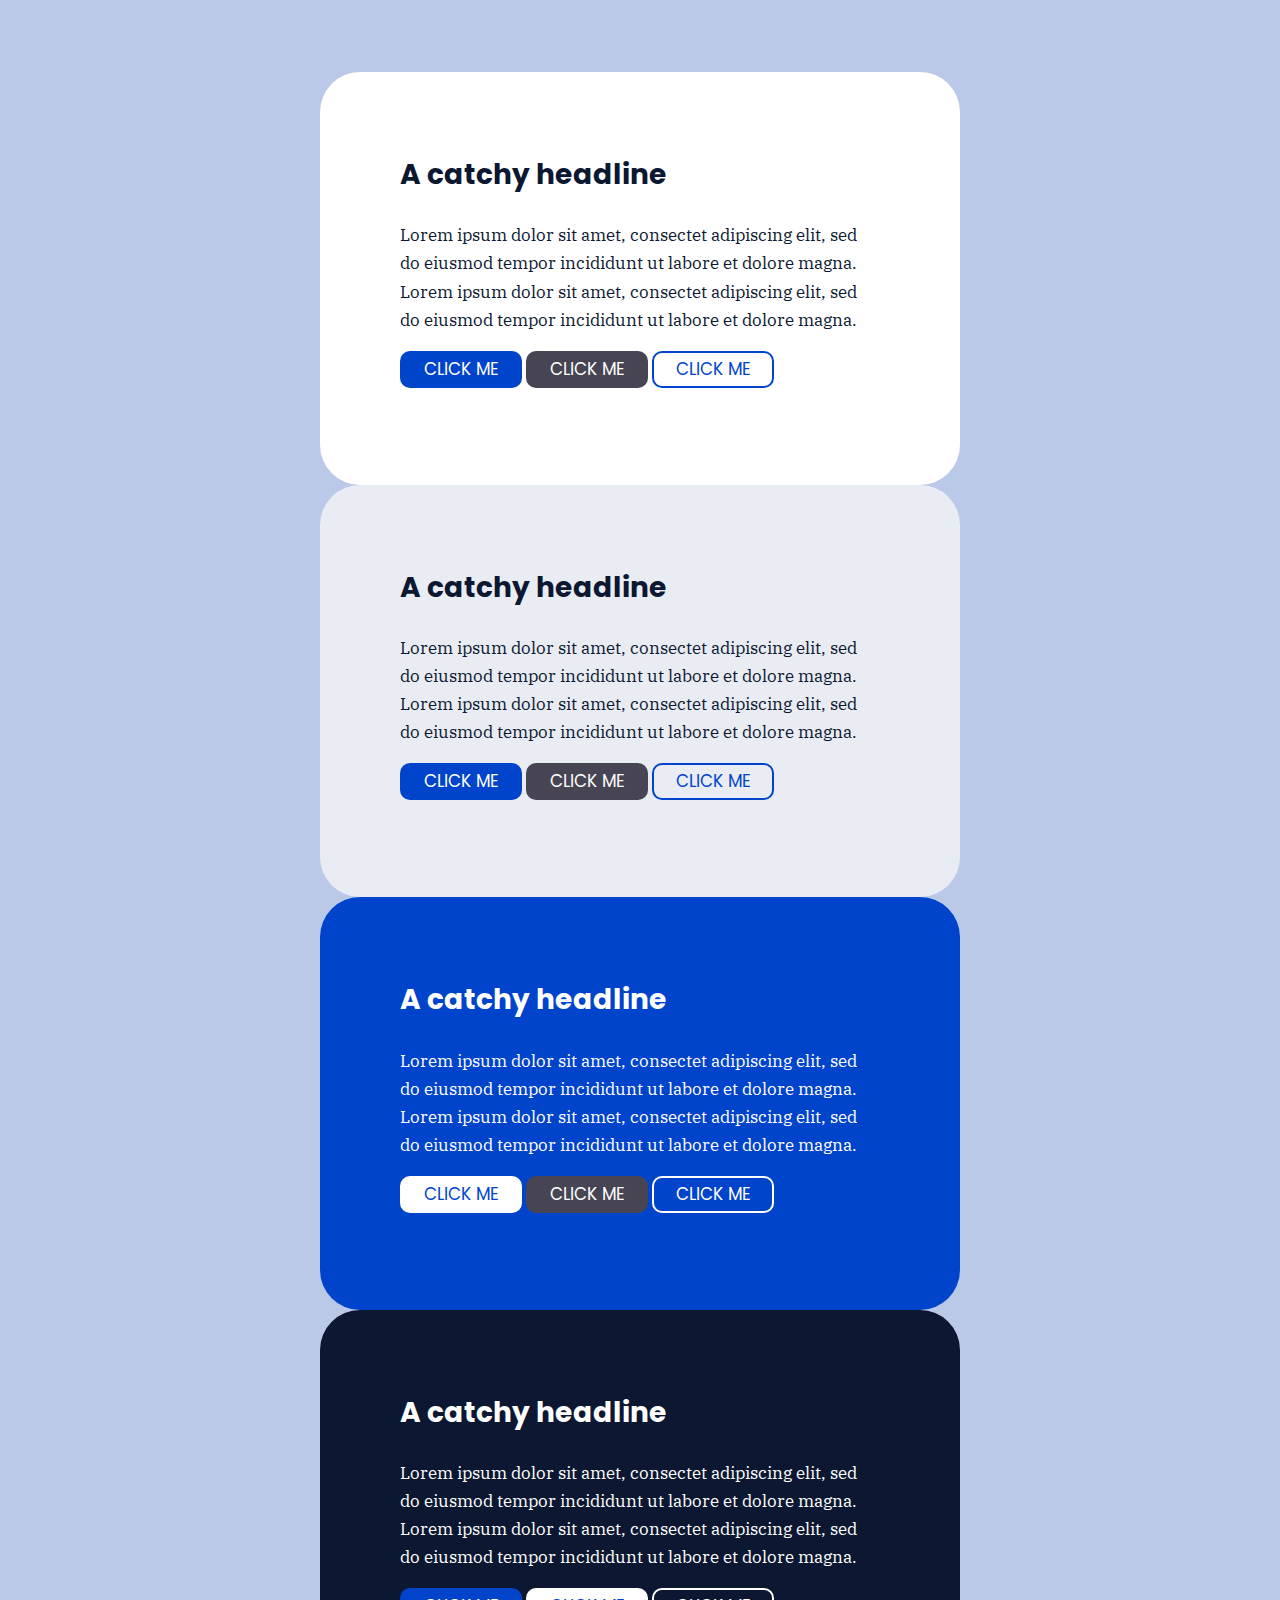
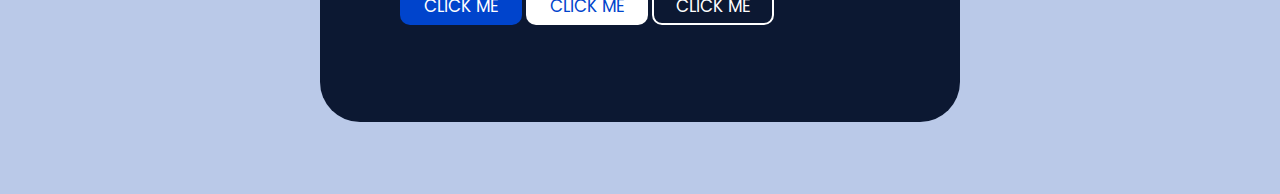
<file: 05-challenge-02/code/index.html>
<!DOCTYPE html>
<html lang="en">

<head>
  <meta charset="UTF-8">
  <meta name="viewport" content="width=device-width, initial-scale=1.0">
  <title>CSS Demystified | Challenge #2</title>
  <link href="https://fonts.googleapis.com/css2?family=IBM+Plex+Serif&family=Poppins:wght@500;700&display=swap"
    rel="stylesheet">
  <link rel="stylesheet" href="challenge-2.css">
</head>

<body>
  <div class="cta bg-light">
    <h2 class="section-title">A catchy headline</h2>
    <p>Lorem ipsum dolor sit amet, consectet adipiscing elit, sed do eiusmod tempor incididunt ut labore et dolore magna. Lorem ipsum dolor sit amet, consectet adipiscing elit, sed do eiusmod tempor incididunt ut labore et dolore magna.</p>
    <p>
      <a href="#" class="btn btn-primary">Click me</a>
      <a href="#" class="btn btn-secondary">Click me</a>
      <a href="#" class="btn btn-outline">Click me</a>
    </p>
  </div>

  <div class="cta bg-neutral">
    <h2 class="section-title">A catchy headline</h2>
    <p>Lorem ipsum dolor sit amet, consectet adipiscing elit, sed do eiusmod tempor incididunt ut labore et dolore magna. Lorem ipsum dolor sit amet, consectet adipiscing elit, sed do eiusmod tempor incididunt ut labore et dolore magna.</p>
    <p>
      <a href="#" class="btn btn-primary">Click me</a>
      <a href="#" class="btn btn-secondary">Click me</a>
      <a href="#" class="btn btn-outline">Click me</a>
    </p>
  </div>

  <div class="cta bg-accent">
    <h2 class="section-title">A catchy headline</h2>
    <p>Lorem ipsum dolor sit amet, consectet adipiscing elit, sed do eiusmod tempor incididunt ut labore et dolore magna. Lorem ipsum dolor sit amet, consectet adipiscing elit, sed do eiusmod tempor incididunt ut labore et dolore magna.</p>
    <p>
      <a href="#" class="btn btn-primary">Click me</a>
      <a href="#" class="btn btn-secondary">Click me</a>
      <a href="#" class="btn btn-outline">Click me</a>
    </p>
  </div>

  <div class="cta bg-dark">
    <h2 class="section-title">A catchy headline</h2>
    <p>Lorem ipsum dolor sit amet, consectet adipiscing elit, sed do eiusmod tempor incididunt ut labore et dolore magna. Lorem ipsum dolor sit amet, consectet adipiscing elit, sed do eiusmod tempor incididunt ut labore et dolore magna.</p>
    <p>
      <a href="#" class="btn btn-primary">Click me</a>
      <a href="#" class="btn btn-secondary">Click me</a>
      <a href="#" class="btn btn-outline">Click me</a>
    </p>
  </div>
</body>

</html>
</file>
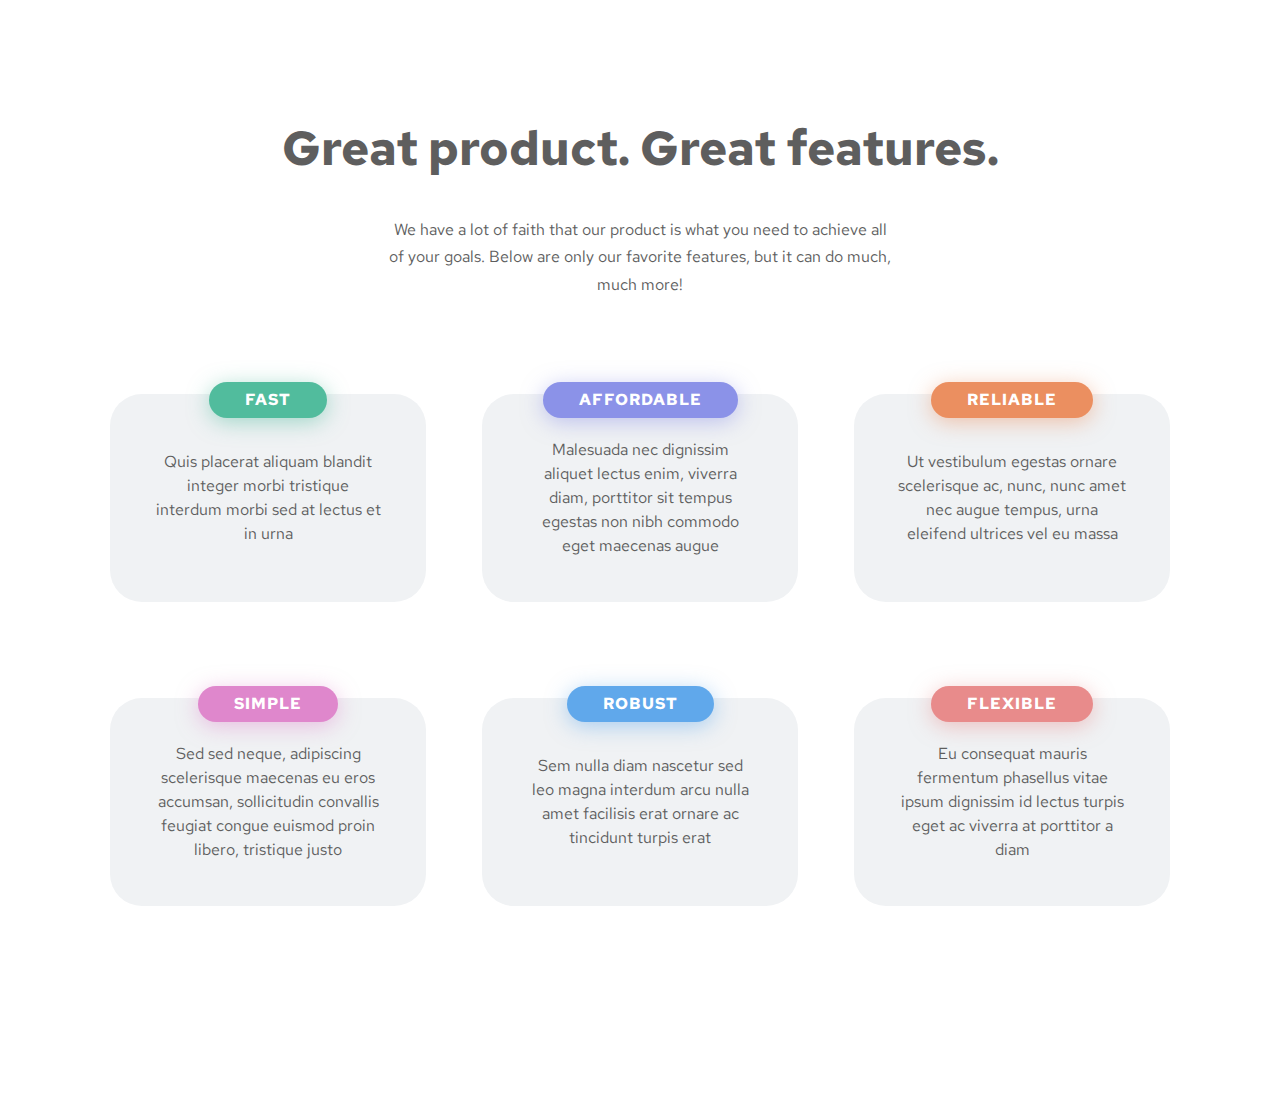
<file: 04-challenge-01/code-start-here/naked.html>
<!DOCTYPE html>
<html lang="en">

<head>
  <meta charset="UTF-8">
  <meta name="viewport" content="width=device-width, initial-scale=1.0">
  <title>CSS Demystified | Challenge #1</title>
  <link href="https://fonts.googleapis.com/css2?family=Red+Hat+Text:wght@400;700&display=swap" rel="stylesheet">
  <link rel="stylesheet" href="naked-challenge.css">
</head>

<body>
  <main>
    <h1>Great product. Great features.</h1>

    <p class="p-subtitle">
      We have a lot of faith that our product is what you need to achieve all of your goals. Below are only our favorite features, but it can do much, much more!
    </p>

    <div class="card">
      <h2 class="bg-green">Fast</h2>
      <p>Quis placerat aliquam blandit integer morbi tristique interdum morbi sed at lectus et in urna</p>
    </div>

    <div class="card">
      <h2 class="bg-purple">Affordable</h2>
      <p>Malesuada nec dignissim aliquet lectus enim, viverra diam, porttitor sit tempus egestas non nibh commodo eget maecenas augue</p>
    </div>

    <div class="card">
      <h2 class="bg-orange">Reliable</h2>
      <p>Ut vestibulum egestas ornare scelerisque ac, nunc, nunc amet nec augue tempus, urna eleifend ultrices vel eu massa</p>
    </div>

    <div class="card">
      <h2 class="bg-pink">Simple</h2>
      <p>Sed sed neque, adipiscing scelerisque maecenas eu eros accumsan, sollicitudin convallis feugiat congue euismod proin libero, tristique justo</p>
    </div>

    <div class="card">
      <h2 class="bg-blue">Robust</h2>
      <p>Sem nulla diam nascetur sed leo magna interdum arcu nulla amet facilisis erat ornare ac tincidunt turpis erat</p>
    </div>

    <div class="card">
      <h2 class="bg-red">Flexible</h2>
      <p>Eu consequat mauris fermentum phasellus vitae ipsum dignissim id lectus turpis eget ac viverra at porttitor a diam</p>
    </div>
  </main>
</body>

</html>
</file>
<file: 01-blog-post/01 - start here/styles.css>
/* ###### */
/* GLOBAL */
/* ------ */

*,
*::before,
*::after {
  /* border: 1px dotted hotpink; */
  box-sizing: border-box;
}

body {
  color: #414141;
  font-family: 'PT Serif', serif;
  font-size: 1.125rem;
  line-height: 1.6;
  margin: 0;
}


/* ########## */
/* TYPOGRAPHY */
/* ---------- */

h1,
.p-subtitle,
.p-lead { margin-top: 0; }

h1 {
  font-family: 'Cinzel', serif;
  font-size: 6rem;
  line-height: .9;
  margin-bottom: .4em;
}

.p-lead { font-size: 1.3125rem; }

.p-subtitle {
  color: #7d7d7d;
  font-size: 2.25rem;
  line-height: 1.2;
  margin: 0 auto;
  max-width: 54rem;
}

a { color: #CA5E10; }


/* ###### */
/* LAYOUT */
/* ------ */

article {
  margin: 0 auto;
  max-width: 66rem;
}

header {
  padding-top: 10em;
  padding-bottom: 6em;
  text-align: center;
}

.container {
  width: 90%;
  max-width: 39rem;
  margin: 0 auto;
}
</file>
<file: 01-blog-post/02 - finished/styles.css>
/* fonts */
/* 
    font-family: 'Cinzel', serif;
    font-family: 'PT Serif', serif;
*/

html {
  /* font-size: 1.5rem; */
}

body {
  margin: 0;
  font-size: 1.125rem;
  font-family: "PT Serif", serif;
  line-height: 1.6;
  color: #414141;
}

a {
  color: #ca5e10;
}

header {
  max-width: 75rem;
  text-align: center;
  margin: 6rem auto;
  padding: 0 2rem;
}

h1 {
  font-family: "Cinzel", serif;
  font-weight: 900;
  font-size: 6rem;
  line-height: 0.9;
  margin: 0;
}

.subtitle {
  font-size: 2.25rem;
  line-height: 1.2;
  color: #7d7d7d;
}

.lead {
  font-size: 1.3125rem;
}

.container {
  width: 90%;
  max-width: 39rem;
  margin: 0 auto;
}
</file>
<file: 02-pricing-cards-v1/code/styles.css>
/* ###### */
/* GLOBAL */
/* ------ */

:root {
  --clr-acc-base: #00CDAC;
  --clr-acc-dark: #114243;
  --clr-base:    #4E4E4E;
  --clr-light:   #E5E3E8;
  --clr-lighter: #FAFAFA;
  --clr-blue: #3741a0;
  --clr-teal: #00a1ab;
}

body {
  font-family: "Roboto", sans-serif;
  font-size: 1rem;
  text-align: center;
}

/* ########## */
/* TYPOGRAPHY */
/* ---------- */

h1 {
  font-size: 2.5rem;
  font-weight: 900;
  margin-top: 3em;
  margin-bottom: 0;
  text-transform: uppercase;
}

/* ---------- */

.h2-plan {
  font-size: 1.125;
  margin: 0 0 1em;
  text-transform: uppercase;
}

.p-plan-description {
  line-height: 1.5;
  margin: 2em 0;
}

.p-plan-price {
  font-size: 3rem;
  font-weight: 900;
  line-height: 1;
  margin: 0;
}

.p-plan-price.prom { color: white; }

.p-subhead {
  font-size: 1.3125rem;
  margin-top: 0;
}

/* ---------- */

.p-plan-price span {
  display: block;
  font-size: 1.5625rem;
  font-weight: 300;
}

.a-btn {
  border-radius: 0.25em;
  font-size: .875rem;
  font-weight: 700;
  padding: 0.5em 0.75em;
  text-decoration: none;
  text-transform: uppercase;
}

.a-btn--plan {
  background: var(--clr-base);
  color: white;
}

.a-btn--plan-prom {
  background: white;
  color: var(--clr-base);
}

/* ###### */
/* LAYOUT */
/* ------ */

.plan {
  background: linear-gradient(-45deg, var(--clr-light), var(--clr-lighter));
  border-radius: 1em;
  color: var(--clr-base);
  margin: 0 0.5em;
  padding: 2em;
  width: 200px;
}

.plan--prom {
  background: linear-gradient(-45deg, var(--clr-teal), var(--clr-blue));
  color: white;
}

.plans {
  display: flex;
  justify-content: center;
}

/* ##### */
/* UTILS */
/* ----- */

.text-accent { color: var(--clr-teal); }
</file>
<file: 02-pricing-cards-v2/01 - start here/styles.css>
/* * { outline: 1px dotted hotpink; } */

body {
  font-family: "Roboto", sans-serif;
  text-align: center;
}

h1 {
  font-size: 2.5rem;
  text-transform: uppercase;
  font-weight: 900;
  margin-top: 3em;
  margin-bottom: 0;
}

.text-accent {
  color: #00a1ab;
}

.fs-500 {
  font-size: 1.3125rem;
  margin-top: 0;
}

.plans {
  display: flex;
  justify-content: center;
  margin: 2em 0;
}

.plan {
  width: 200px;
  padding: 2em;
  border-radius: 1em;
  margin: 0 0.5em;
}

.plan--light {
  color: #4e4e4e;
  background: linear-gradient(-45deg, #e5e3e8, #fafafa);
}

.plan--light .plan__price { color: #00a1ab; }

.plan--accent {
  color: #fff;
  background: linear-gradient(-45deg, #00a1ab, #3741a0);
}

.plan__title {
  text-transform: uppercase;
  margin: 0 0 1em;
}

.plan__price {
  font-size: 3rem;
  line-height: 1;
  font-weight: 900;
  margin: 0;
}

.plan__price span {
  display: block;
  font-size: 1.5625rem;
  font-weight: 300;
}

.plan__description {
  margin: 2em 0;
  line-height: 1.5;
}

.button {
  background: #00a1ab;
  color: white;
  display: inline-block;
  text-decoration: none;
  padding: 0.5em 0.75em;
  border-radius: 0.25em;
  text-transform: uppercase;
  font-weight: 700;
}

.plan--accent .button {
  background: white;
  color: #4e4e4e;
}

.plan--light .button {
  color: white;
  background: #4e4e4e;
}
</file>
<file: 02-pricing-cards-v2/02 - finished/styles.css>
body {
  font-family: "Roboto", sans-serif;
  text-align: center;
}

h1 {
  font-size: 2.5rem;
  text-transform: uppercase;
  font-weight: 900;
  margin-top: 3em;
  margin-bottom: 0;
}

.text-accent {
  color: #00a1ab;
}

.fs-500 {
  font-size: 1.3125rem;
  margin: 0;
}

.plans {
  display: flex;
  justify-content: center;
  margin: 2em 0;
}

.plan {
  width: 200px;
  padding: 2em;
  border-radius: 1em;
  margin: 0 0.5em;
}

.plan--light {
  color: #4e4e4e;
  background: linear-gradient(-45deg, #e5e3e8, #fafafa);
}

.plan--light .plan__price {
  color: #00a1ab;
}

.plan--light .button {
  color: white;
  background: #4e4e4e;
}

.plan--accent {
  color: #fff;
  background: linear-gradient(-45deg, #00a1ab, #3741a0);
}

.plan--accent .button {
  background: white;
  color: #4e4e4e;
}

.plan__title {
  text-transform: uppercase;
  margin: 0 0 1em;
}

.plan__price {
  font-size: 3rem;
  line-height: 1;
  font-weight: 900;
  margin: 0;
}

.plan__price span {
  display: block;
  font-size: 1.5625rem;
  font-weight: 300;
}

.plan__description {
  margin: 2em 0;
  line-height: 1.5;
}

.button {
  display: inline-block;
  text-decoration: none;
  padding: 0.5em 0.75em;
  border-radius: 0.25em;
  text-transform: uppercase;
  font-weight: 700;
  background: #00a1ab;
  color: #fff;
}

.button--light {
  background: white;
  color: #4e4e4e;
}

.button--dark {
  color: white;
  background: #4e4e4e;
}
</file>
<file: 02-pricing-cards-v3/01 - Start here/styles.css>
:root {
  --clr-primary-400: #00a1ab;
  --clr-primary-500: #3741a0;

  --clr-neutral-100: #fff;
  --clr-neutral-200: #fafafa;
  --clr-neutral-300: #e5e3e8;
  --clr-neutral-400: #4e4e4e;
}

/* ##### */
/* RESET */
/* ----- */
*,
*::before,
*::after {
  /* outline: 1px dotted hotpink; */
  box-sizing: border-box;
}

/* ###### */
/* GLOBAL */
/* ------ */
body {
  font-family: "Roboto", sans-serif;
  margin: 0;
  text-align: center;
}

/* ########## */
/* TYPOGRAPHY */
/* ---------- */
h2,
h3,
p { margin-top: 0; }

.h2-section {
  color: var(--clr-primary-400);
  font-size: 2.5rem;
  font-weight: 900;
  margin-bottom: .2em;
  text-transform: uppercase;
}

.p-fs-500 { font-size: 1.3125rem; }

/* ###### */
/* LAYOUT */
/* ------ */
section { padding: 6em 0; }

.container {
  margin: 0 auto;
  max-width: 1000px;
  padding: 0 2em;
}

/* ####### */
/* BUTTONS */
/* ------- */
.a-btn {
  background: var(--clr-primary-400);
  border-radius: 0.25em;
  color: var(--clr-neutral-100);
  display: inline-block;
  padding: 0.5em 0.75em;
  font-weight: 700;
  text-decoration: none;
  text-transform: uppercase;
}

.a-btn--dark {
  background: var(--clr-neutral-400);
  color: var(--clr-neutral-100);
}

.a-btn--light {
  background: var(--clr-neutral-100);
  color: var(--clr-neutral-400);
}

/* ##### */
/* PLANS */
/* ----- */
.h2-plan {
  margin: 0 0 1em;
  text-transform: uppercase;
}

.p-plan-price {
  font-size: 3rem;
  font-weight: 900;
  line-height: 1;
  margin: 0;
}

.bg--light .p-plan-price { color: var(--clr-primary-400); }

.p-plan-description {
  line-height: 1.5;
  margin: 2em 0;
}

/* ----- */

.p-plan-price span {
  display: block;
  font-size: 1.5625rem;
  font-weight: 300;
}

.plan--accent .a-btn {
  background: var(--clr-neutral-100);
  color: var(--clr-neutral-400);
}

.bg--light .a-btn {
  background: var(--clr-neutral-400);
  color: var(--clr-neutral-100);
}

/* ----- */

.plan {
  border-radius: 1em;
  padding: 2em;
  width: 16.5rem;
}

.plan--accent {
  background: linear-gradient(-45deg,
    var(--clr-primary-400), var(--clr-primary-500));
  color: var(--clr-neutral-100);
  padding-top: 3em;
  padding-bottom: 3em;
}

.plans {
  align-items: baseline;
  display: flex;
  justify-content: center;
  margin: 2em 0;
}

/* ##### */
/* TEAMS */
/* ----- */
.h3-name { margin-bottom: 0; }

.h3-name { font-size: 2rem; }

.bg--light .h3-name { color: var(--clr-primary-400); }

.p-bio-brief { line-height: 1.5; }

.p-position {
  font-size: .875rem;
  font-weight: 700;
  opacity: .8;
}

/* ----- */

.team-member .info { margin-left: 1.5em; }

.team-member--mirrored .info {
  margin-right: 1.5em;
  margin-left: 0;
}

.team { background: var(--clr-neutral-200); }

.team-member {
  align-items: center;
  background: #abc;
  border-radius: 0.5em;
  display: flex;
  flex: 1 1 45%;
  margin: 1em;
  padding: 0.7em;
  text-align: left;
}

.team-member--mirrored {
  flex-flow: row-reverse;
  text-align: right;
}

.team-members {
  display: flex;
  flex-wrap: wrap;
}

/* ----- */

.team-member img {
  border-radius: 0.5em;
  width: 12rem;
}

/* ##### */
/* UTILS */
/* ----- */

.bg--dark {
  background: var(--clr-neutral-400);
  color: var(--clr-neutral-100);
}

.bg--light {
  background: linear-gradient(-45deg,
    var(--clr-neutral-300), var(--clr-neutral-200));
  color: var(--clr-neutral-400);
}
</file>
<file: 02-pricing-cards-v3/02 - finished/styles.css>
:root {
  --clr-primary-400: #00a1ab;
  --clr-primary-500: #3741a0;

  --clr-accent-400: #00cdac;
  --clr-accent-500: #114243;

  --clr-neutral-100: #fff;
  --clr-neutral-200: #fafafa;
  --clr-neutral-300: #e5e3e8;
  --clr-neutral-400: #4e4e4e;
}

/* ///////////////
  Reset
  ////////////// */

*,
*::before,
*::after {
  box-sizing: border-box;
}

/* ///////////////
  General styling
  ////////////// */

body {
  font-family: "Roboto", sans-serif;
  text-align: center;
  margin: 0;
}

section {
  padding: 6rem 0;
}

.section-title {
  font-size: 2.5rem;
  text-transform: uppercase;
  font-weight: 900;
  margin: 0;
  color: var(--clr-primary-400);
}

.fs-500 {
  font-size: 1.3125rem;
  margin: 0;
}

.container {
  padding: 0 2em;
  margin: 0 auto;
  max-width: 1000px;
}

.bg-light {
  --bg: var(--clr-neutral-400);
  --fg: var(--clr-neutral-100);
  --pop: var(--clr-primary-400);

  color: var(--clr-neutral-400);
  background: linear-gradient(-45deg, #e5e3e8, #fafafa);
}

.bg-accent {
  --bg: var(--clr-neutral-100);
  --fg: var(--clr-neutral-400);
  --pop: var(--clr-neutral-100);

  color: var(--clr-neutral-100);
  background: linear-gradient(-45deg, #00a1ab, #3741a0);
}

.bg-dark {
  color: var(--clr-neutral-100);
  background: var(--clr-neutral-400);
}

/* ///////////////
  Buttons
  ////////////// */

.button {
  display: inline-block;
  text-decoration: none;
  padding: 0.5em 0.75em;
  border-radius: 0.25em;
  text-transform: uppercase;
  font-weight: 700;
  background: var(--bg, var(--clr-primary-400));
  color: var(--fg, var(--clr-neutral-100));
}

.button--light {
  background: white;
  color: #4e4e4e;
}

.button--dark {
  color: white;
  background: #4e4e4e;
}

/* ///////////////
  Plans
  ////////////// */

.plans {
  display: flex;
  justify-content: center;
  margin: 2em 0;
}

.plan {
  width: 16.5rem;
  padding: 2em;
  border-radius: 1em;
  margin: 0 0.5em;
}

.plan__title {
  text-transform: uppercase;
  margin: 0 0 1em;
}

.plan__price {
  font-size: 3rem;
  line-height: 1;
  font-weight: 900;
  margin: 0;
  color: var(--pop);
}

.plan__price span {
  display: block;
  font-size: 1.5625rem;
  font-weight: 300;
}

.plan__description {
  margin: 2em 0;
  line-height: 1.5;
}

/* ///////////////
  Teams
  ////////////// */

.team {
  background: #e5e3e8;
}

.team-members {
  display: flex;
  flex-wrap: wrap;
}

.team-member {
  text-align: left;
  flex: 1 1 45%;
  margin: 1em;
  display: flex;
  border-radius: 0.5em;
  align-items: center;
  padding: 0.5em 2em 0.5em 0.5em;
  line-height: 1.6;
}

.team-member img {
  width: 10rem;
  border-radius: 0.25em;
  margin-right: 1em;
}

.team-member .name {
  font-size: 1.75rem;
  line-height: 1;
  font-weight: 900;
  color: var(--pop);
  margin: 0;
}

.team-member .position {
  margin-top: 0;
  font-weight: 700;
  opacity: 0.8;
}

.team-member--mirrored {
  padding: 0.5em 0.5em 0.5em 2em;
}

.team-member--mirrored img {
  order: 2;
  margin-right: 0;
  margin-left: 1em;
}
</file>
<file: 03-overlooked-wrap-up-project/01 - start here/styles.css>
:root {
  --clr-base-400: #5e5e5e;
  --clr-base-500: #494949;

  --clr-ui-300: #f8e2ff;
  --clr-ui-400: #580d3a;
  --clr-ux-300: #e2ffea;
  --clr-ux-400: #115926;
  --clr-dev-300: #e2fcff;
  --clr-dev-400: #024f4f;

  --clr-accent-400: #7e47c5;

  --ff-accent: "Podkova", serif;
  --ff-base: "Open Sans", sans-serif;

  --fs-300: 0.75rem;
  --fs-400: 1rem;
  --fs-500: 2.25rem;

  --fw-400: 400;
  --fw-700: 700;

  --shadow: 0 0.25rem 1rem rgba(0, 0, 0, 0.1);
  --border-radius: 0.75rem;
}

/* ###### */
/* GLOBAL */
/* ------ */
*,
*::before,
*::after {
  /* outline: 1px dotted hotpink; */
  box-sizing: border-box;
}

body {
  color: var(--clr-base-400);
  font-family: var(--ff-base);
  font-size: var(--fs-400);
  line-height: 1.7;
  margin: 0;
}


/* ########## */
/* TYPOGRAPHY */
/* ---------- */
h2,
p { margin-top: 0; }

.h2-name {
  color: var(--clr-base-500);
  font-family: var(--ff-accent);
  font-size: var(--fs-500);
  margin-bottom: 0;
}

.p-roles {
  font-size: var(--fs-300);
  font-weight: var(--fw-700);
}

.ul-social {
  display: flex;
  list-style: none;
  justify-content: space-evenly;
  padding-left: 0;
}

.sp-tag {
  border-radius: var(--border-radius);
  padding: .25rem .75rem;
}

.sp-tag-dev {
  background: var(--clr-dev-300);
  color: var(--clr-dev-400);
}

.sp-tag-ui {
  background: var(--clr-ui-300);
  color: var(--clr-ui-400);
}

.sp-tag-ux {
  background: var(--clr-ux-300);
  color: var(--clr-ux-400);
}

.candidate .a-btn {
  align-self: center;
  color: white;
  background: var(--clr-accent-400);
  border-radius: var(--border-radius);
  font-weight: 700;
  justify-self: end;
  letter-spacing: 1px;
  padding: .5rem 2.5rem;
  text-decoration: none;
  text-transform: uppercase;
}

/* ###### */
/* LAYOUT */
/* ------ */
.candidate { padding: .625em; }

.candidate > img { border-radius: var(--border-radius); }

/* /////////////////
   Layout related
   no need to touch any of this
//////////////////*/

.candidates {
  max-width: 70em;
  margin: 0 auto;
  padding: 2em;
  display: grid;
  gap: 2em;
}

.candidate {
  margin-left: auto;
  margin-right: auto;
  display: grid;
  grid-template-areas:
    "img social"
    "name name"
    "role role"
    "bio bio"
    "button button";
  gap: 0.5em;
  box-shadow: var(--shadow);
  border-radius: var(--border-radius);
}

@media (min-width: 500px) {
  .candidate {
    grid-template-columns: min-content minmax(15rem, 22.5rem);
    grid-template-rows: min-content min-content 1fr auto;
    grid-template-areas:
      "img name"
      "img role"
      "img bio"
      "social button";
  }
}

@media (min-width: 960px) {
  .candidates {
    grid-template-columns: repeat(2, 1fr);
  }
}

.candidate img {
  grid-area: img;
}
.candidate .name {
  grid-area: name;
}
.candidate .roles {
  grid-area: role;
}
.candidate .bio {
  grid-area: bio;
}
.candidate .social {
  grid-area: social;
}
.candidate .a-btn {
  grid-area: button;
}
</file>
<file: 03-overlooked-wrap-up-project/02 - finished/styles.css>
:root {
  --clr-base-400: #5e5e5e;
  --clr-base-500: #494949;

  --clr-ui-300: #f8e2ff;
  --clr-ui-400: #580d3a;
  --clr-ux-300: #e2ffea;
  --clr-ux-400: #115926;
  --clr-dev-300: #e2fcff;
  --clr-dev-400: #024f4f;

  --clr-accent-400: #7e47c5;

  --ff-accent: "Podkova", serif;
  --ff-base: "Open Sans", sans-serif;

  --fs-300: 0.75rem;
  --fs-400: 1rem;
  --fs-500: 2rem;

  --fw-400: 400;
  --fw-700: 700;

  --shadow: 0 0.25rem 1rem rgba(0, 0, 0, 0.1);
  --border-radius: 0.75rem;
}

*,
*::before,
*::after {
  box-sizing: border-box;
}

img {
  display: block;
}

body {
  font-family: var(--ff-base);
  line-height: 1.6;
  font-size: var(--fs-400);
  color: var(--clr-base-400);
}

.ux {
  --bg: var(--clr-ux-300);
  --fg: var(--clr-ux-400);
}
.ui {
  --bg: var(--clr-ui-300);
  --fg: var(--clr-ui-400);
}
.dev {
  --bg: var(--clr-dev-300);
  --fg: var(--clr-dev-400);
}

.tag {
  font-size: var(--fs-300);
  font-weight: var(--fw-700);
  display: inline-block;
  padding: 0.15em 0.75em;
  border-radius: 100vw;
  margin-right: 0.5em;
  background: var(--bg, lightgray);
  color: var(--fg, #333);
}

.btn {
  display: inline-block;
  cursor: pointer;
  padding: 0.5em 3em;
  text-decoration: none;
  text-transform: uppercase;
  color: var(--fg, #fff);
  background: var(--bg, var(--clr-accent-400));
  border-radius: var(--border-radius);
}

.candidate {
  padding: 1em;
}

.candidate > img {
  border-radius: var(--border-radius);
}

.candidate .name,
.candidate .roles,
.candidate .bio {
  margin: 0;
}

.candidate .name {
  font-family: var(--ff-accent);
  font-size: var(--fs-500);
  color: var(--clr-base-500);
  line-height: 1;
}

.candidate .roles {
  line-height: 1;
  font-size: var(--fs-300);
}

.candidate .social {
  list-style: none;
  padding: 0;
  margin-bottom: 0;
  display: flex;
  justify-content: space-evenly;
}

.candidate .social a:hover,
.candidate .social a:focus {
  opacity: 0.5;
}

.candidate .btn {
  align-self: end;
  justify-self: end;
}

/* /////////////////
   Layout related
   no need to touch any of this
//////////////////*/

.candidates {
  max-width: 70em;
  margin: 0 auto;
  padding: 2em;
  display: grid;
  gap: 2em;
}

.candidate {
  margin-left: auto;
  margin-right: auto;
  display: grid;
  grid-template-areas:
    "img social"
    "name name"
    "role role"
    "bio bio"
    "button button";
  gap: 0.5em;
  box-shadow: var(--shadow);
  border-radius: var(--border-radius);
}

@media (min-width: 500px) {
  .candidate {
    grid-template-columns: min-content minmax(15rem, 22.5rem);
    grid-template-rows: min-content min-content 1fr auto;
    grid-template-areas:
      "img name"
      "img role"
      "img bio"
      "social button";
  }
}

@media (min-width: 960px) {
  .candidates {
    grid-template-columns: repeat(2, 1fr);
  }
}

.candidate img {
  grid-area: img;
}
.candidate .name {
  grid-area: name;
}
.candidate .roles {
  grid-area: role;
}
.candidate .bio {
  grid-area: bio;
}
.candidate .social {
  grid-area: social;
}
.candidate .btn {
  grid-area: button;
}
</file>
<file: 05-challenge-02/code/challenge-2.css>
/* ###### */
/* GLOBAL */
/* ------ */

:root {
  --clr-neutral-100: #fff;
  --clr-neutral-200: #E9ECF2;
  --clr-neutral-400: #474554;

  --clr-primary-200: #bac9e8;
  --clr-primary-300: #3c7dff;
  --clr-primary-400: #0044cc;
  --clr-primary-500: #0c1832;

  --ff-base: "IBM Plex Serif", serif;
  --ff-accent: "Poppins", sans-serif;
}

* {
  box-sizing: border-box;
  /* outline: 2px dotted hotpink; */
}

body {
  background-color: var(--clr-primary-200);
  font-family: var(--ff-base);
  font-size: 1.0625rem;
  line-height: 1.65;
  padding: 4rem;
}

/* ########## */
/* TYPOGRAPHY */
/* ---------- */

.section-title {
  font-family: var(--ff-accent);
  font-size: 1.75rem;
  margin-top: 0;
}

/* ####### */
/* BUTTONS */
/* ------- */

.btn {
  border-radius: 0.625rem;
  cursor: pointer;
  display: inline-block;
  font-family: var(--ff-accent);
  line-height: 1;
  padding: 0.625rem 1.5rem;
  text-decoration: none;
  text-transform: uppercase;
}

.btn-primary {
  background: var(--btn-prim-bg, var(--clr-primary-400));
  color: var(--btn-prim-clr, var(--clr-neutral-100));
}
.btn-primary:hover {
  background: var(--clr-primary-300);
  color: var(--clr-neutral-100);
}

.btn-secondary {
  background: var(--btn-sec-bg, var(--clr-neutral-400));
  color: var(--btn-sec-clr, var(--clr-neutral-100));
}
.btn-secondary:hover {
  background: var(--btn-sec-bg-hov, var(--clr-primary-500));
  color: var(--clr-neutral-100);
}

.btn-outline {
  border: 2px solid var(--btn-outl-border-clr, var(--clr-primary-400));
  color: var(--btn-outl-clr, var(--clr-primary-400));
  /* remove the border size from the padding for equal sizing */
  padding: calc(0.625rem - 2px) calc(1.5rem - 2px);
}
.btn-outline:hover {
  border-color: var(--btn-outl-border-clr-hov, var(--clr-primary-400));
  background: var(--btn-outl-bg-hov, var(--clr-primary-400));
  color: var(--btn-outl-clr-hov, var(--clr-neutral-100));
}

/* ###### */
/* LAYOUT */
/* ------ */

.cta {
  background: var(--clr-bg);
  border-radius: 2.5rem;
  color: var(--clr-clr);
  margin: 0 auto;
  max-width: 40rem;
  padding: 5rem;
}

/* ##### */
/* UTILS */
/* ----- */

.bg-light,
.bg-neutral { --clr-clr: var(--clr-primary-500); }

.bg-accent,
.bg-dark { --clr-clr: var(--clr-neutral-100); }

.bg-light { --clr-bg: var(--clr-neutral-100); }

.bg-neutral { --clr-bg: var(--clr-neutral-200); }

.bg-accent {
  --btn-prim-bg: var(--clr-neutral-100);
  --btn-prim-clr: var(--clr-primary-400);
  --btn-outl-border-clr: var(--clr-neutral-100);
  --btn-outl-clr: var(--clr-neutral-100);
  --btn-outl-bg-hov: var(--clr-neutral-100);
  --btn-outl-clr-hov: var(--clr-primary-400);
  --clr-bg: var(--clr-primary-400);
}

.bg-dark {
  --btn-sec-bg: var(--clr-neutral-100);
  --btn-sec-clr: var(--clr-primary-400);
  --btn-sec-bg-hov: var(--clr-primary-300);
  --btn-outl-border-clr: var(--clr-neutral-100);
  --btn-outl-clr: var(--clr-neutral-100);
  --btn-outl-border-clr-hov: var(--clr-neutral-100);
  --btn-outl-bg-hov: var(--clr-neutral-400);
  --btn-outl-clr-hov: var(--clr-neutral-100);
  --clr-bg: var(--clr-primary-500);
}
</file>
<file: 04-challenge-01/code-start-here/naked-challenge.css>
/* ###### */
/* GLOBAL */
/* ------ */

:root {
  --red-rgb: 232, 139, 139;
  --blue-rgb: 96, 168, 235;
  --pink-rgb: 223, 135, 204;
  --orange-rgb: 235, 143, 96;
  --purple-rgb: 139, 146, 232;
  --green-rgb: 81, 188, 157;

  --clr-red: rgb(var(--red-rgb));
  --clr-blue: rgb(var(--blue-rgb));
  --clr-pink: rgb(var(--pink-rgb));
  --clr-orange: rgb(var(--orange-rgb));
  --clr-purple: rgb(var(--purple-rgb));
  --clr-green: rgb(var(--green-rgb));

  --clr-white: rgb(255, 255, 255);
  --clr-neutral-400: rgb(94, 94, 94);
  --clr-neutral-300: rgb(240, 242, 244);

  --fs-title: 3rem;
  --fs-base: 1rem;
}

*,
*::before,
*::after {
  /* outline: 1px dotted hotpink; */
  box-sizing: border-box;
}

body {
  color: var(--clr-neutral-400);
  font-family: "Red Hat Text", sans-serif;
  font-size: var(--fs-base);
  line-height: 1.5;
  margin: 0;
  text-align: center;
}

/* ########## */
/* TYPOGRAPHY */
/* ---------- */

h1,
p { margin-top: 0; }

h1,
.p-subtitle { grid-column: 1 / -1; }

.card p { margin: 1.25em 0 auto; }

h1 { font-size: var(--fs-title); }

h2 {
  background: gray;
  border-radius: 100vw;
  box-shadow: 0 .25em 1.3125em 0 var(--clr-shadow);
  color: white;
  font-size: inherit;
  letter-spacing: 1px;
  margin-top: -3.5em;
  margin-bottom: auto;
  padding: .375em 2.25em;
  text-transform: uppercase;
}

.p-subtitle {
  line-height: 1.7;
  margin: 0 auto 6em;
  max-width: 510px;
}

/* ###### */
/* LAYOUT */
/* ------ */

main {
  display: grid;
  column-gap: 3.5em;
  grid-template-columns: repeat(auto-fit, minmax(250px, 1fr));
  justify-items: center;
  margin: 0 auto;
  max-width: 1060px;
  padding: 7em 0;
  width: 96%;
}

.card {
  align-items: center;
  background: var(--clr-neutral-300);
  border-radius: 2em;
  display: flex;
  flex-direction: column;
  margin-bottom: 6em;
  max-width: 350px;
  padding: 2.75em;
}

/* ##### */
/* UTILS */
/* ----- */

.bg-red {
  --clr-shadow: rgba(var(--red-rgb), .5);
  background: var(--clr-red);
}
.bg-blue {
  --clr-shadow: rgba(var(--blue-rgb), .5);
  background: var(--clr-blue);
}
.bg-pink {
  --clr-shadow: rgba(var(--pink-rgb), .5);
  background: var(--clr-pink);
}
.bg-orange {
  --clr-shadow: rgba(var(--orange-rgb), .5);
  background: var(--clr-orange);
}
.bg-purple {
  --clr-shadow: rgba(var(--purple-rgb), .5);
  background: var(--clr-purple);
}
.bg-green {
  --clr-shadow: rgba(var(--green-rgb), .5);
  background: var(--clr-green);
}
</file>
